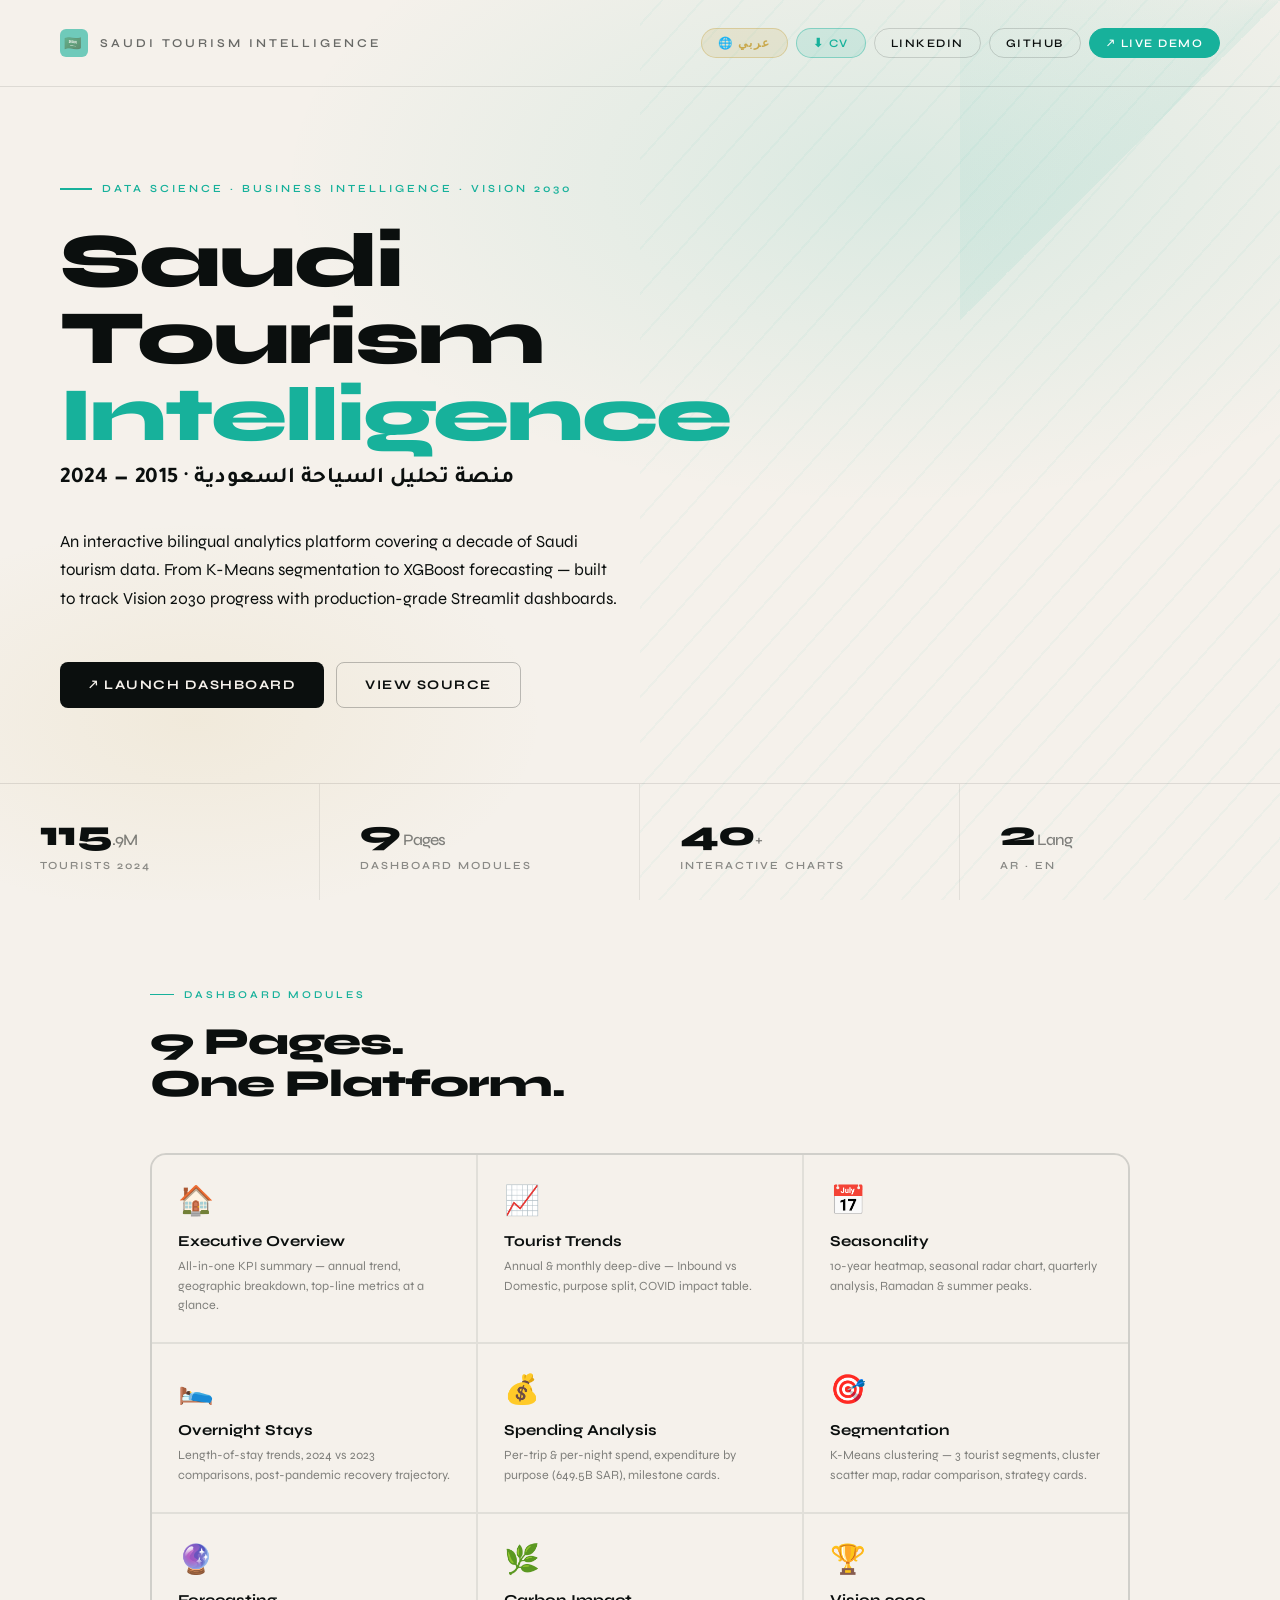
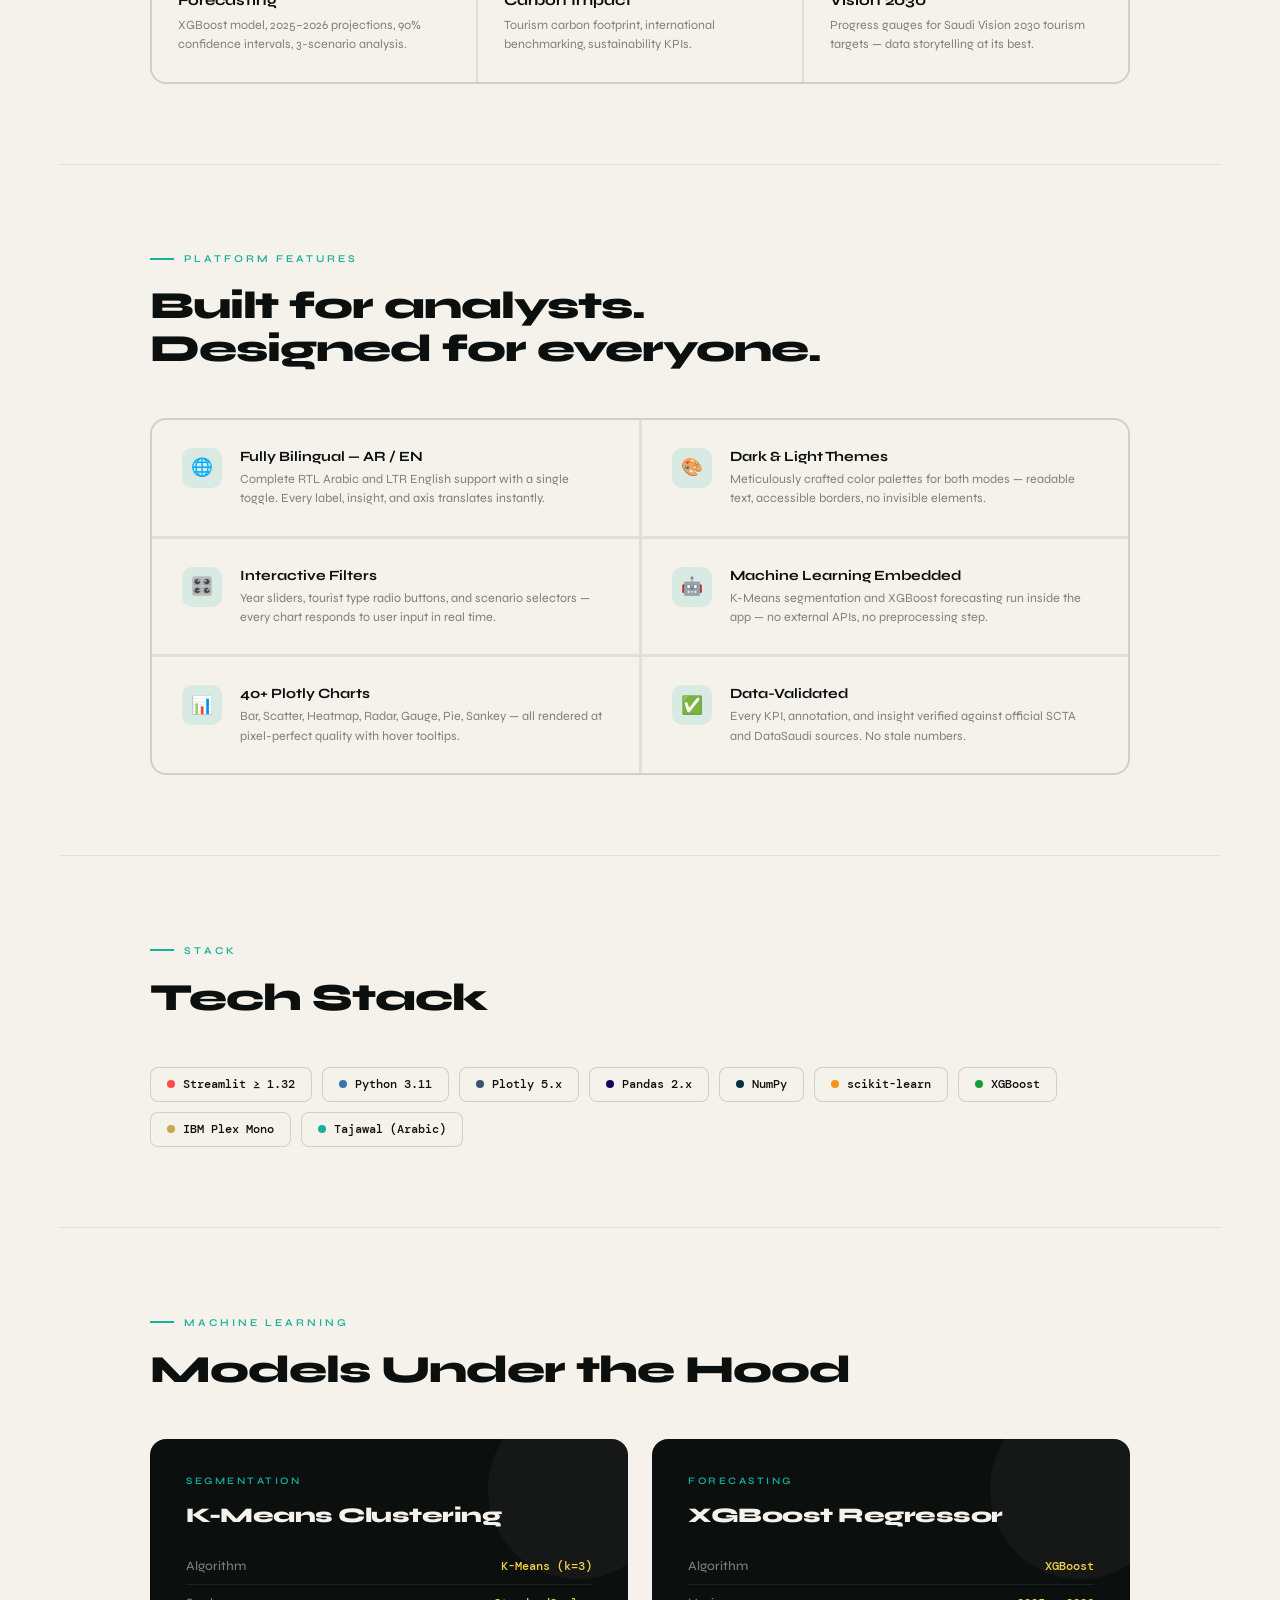
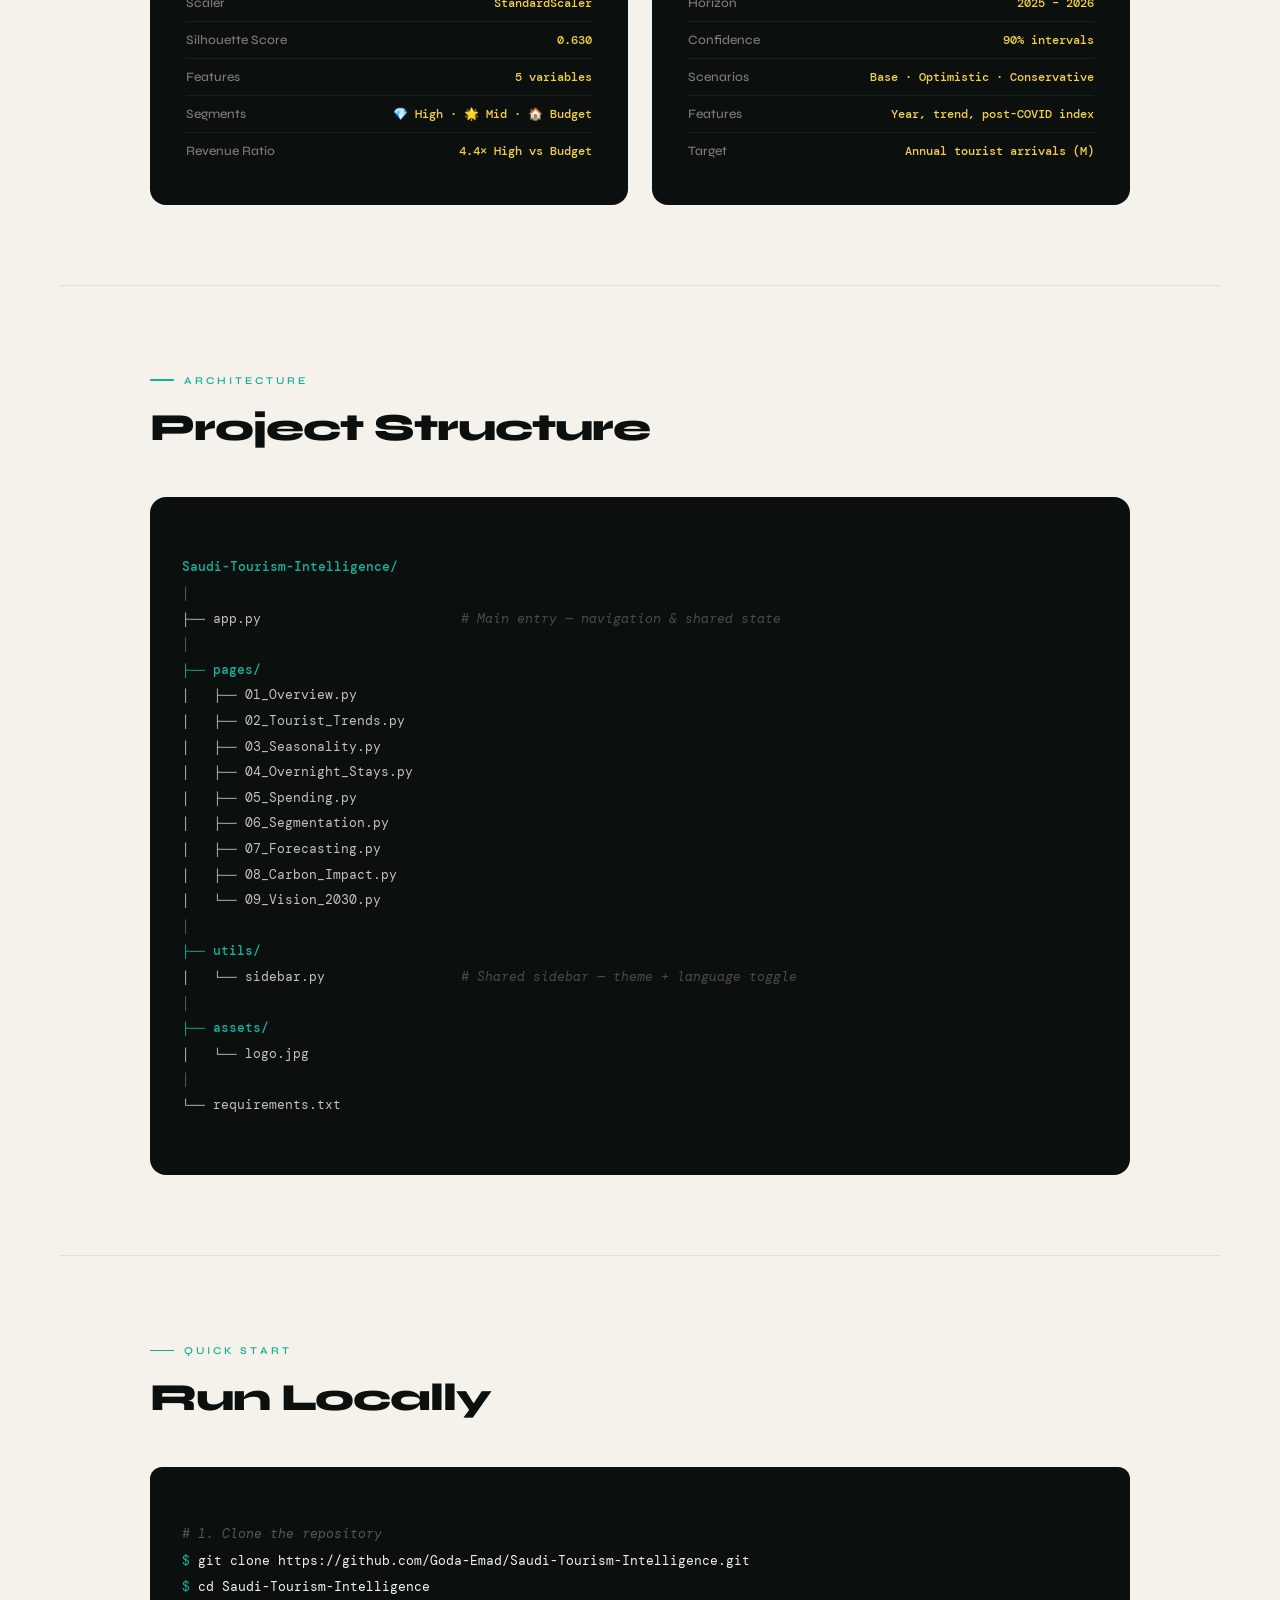
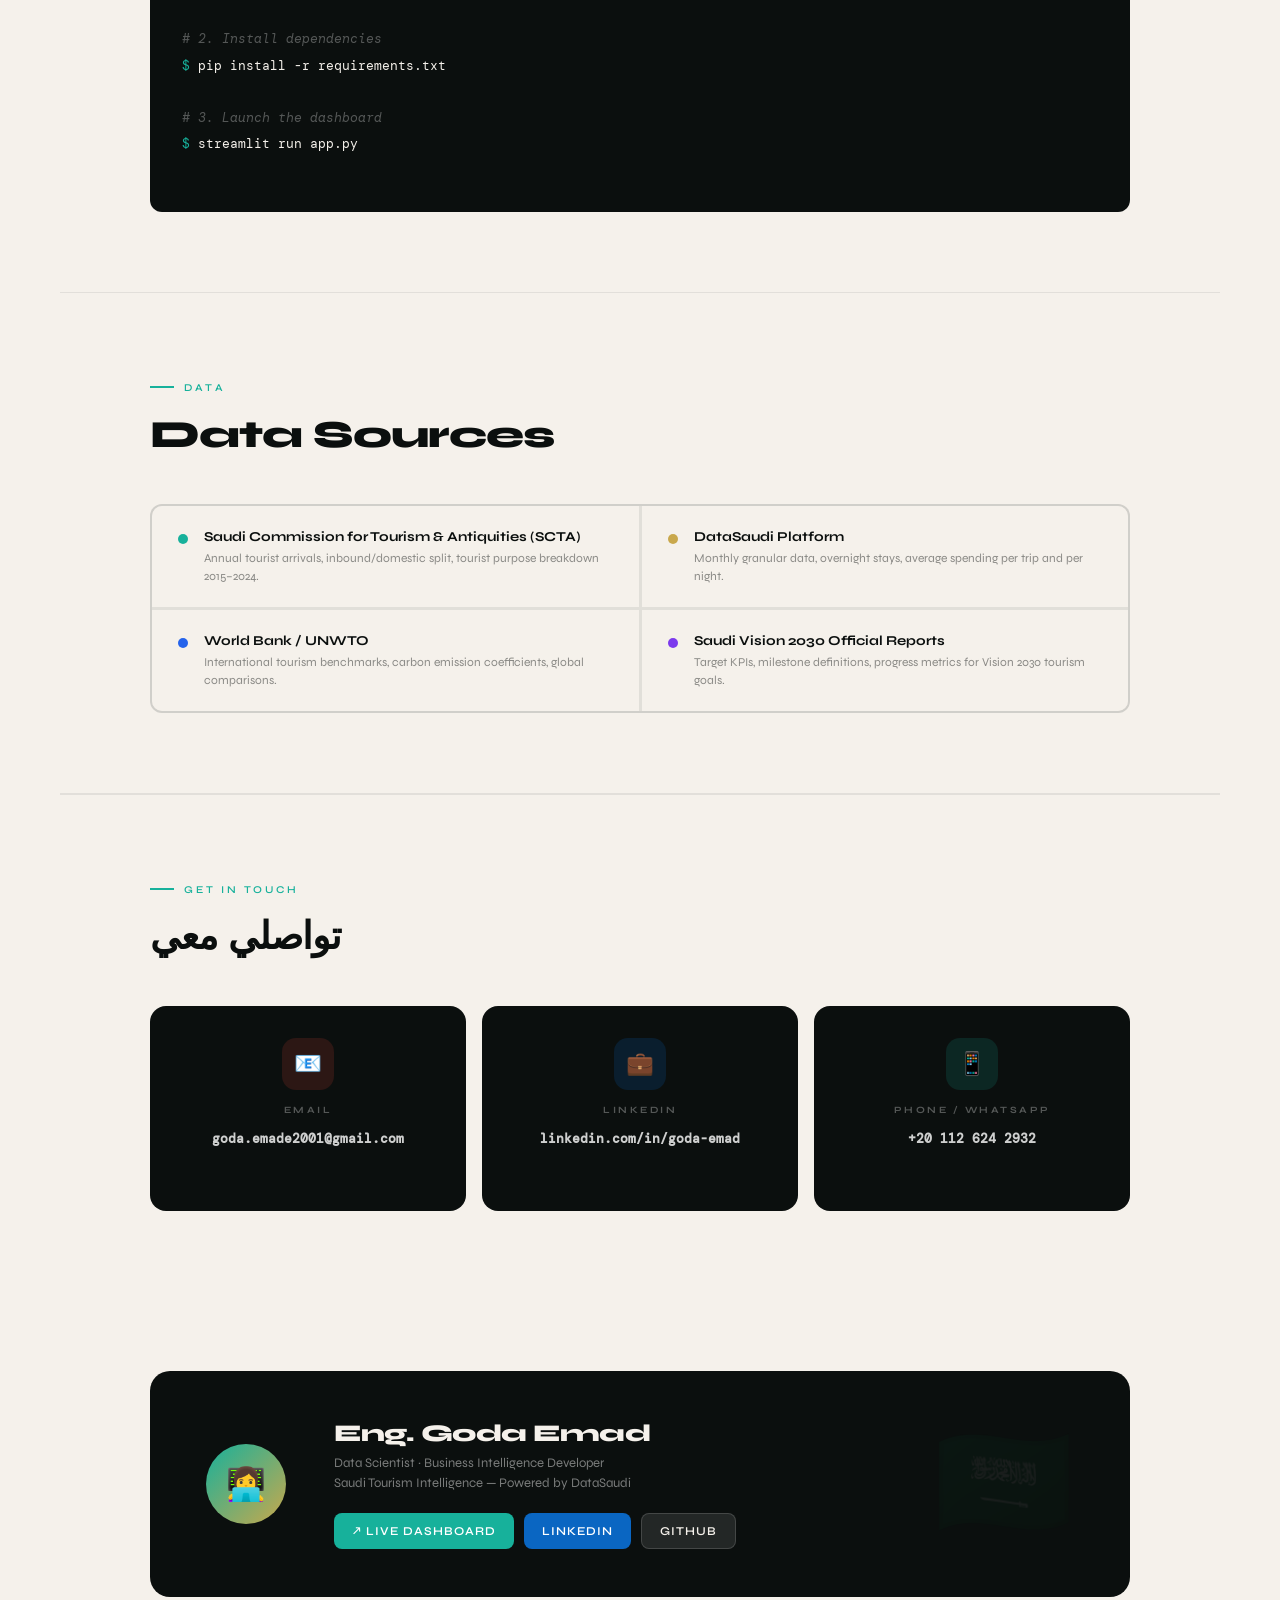
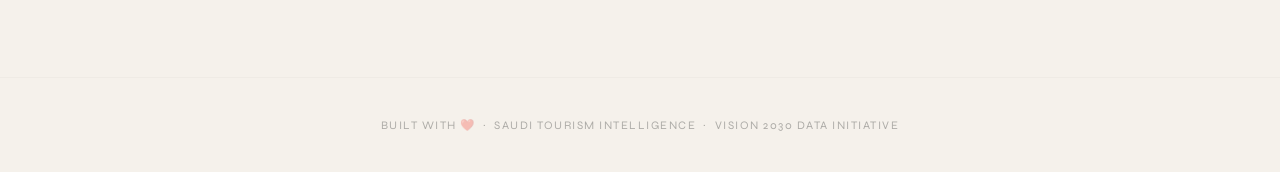
<file: index.html>
<!DOCTYPE html>
<html lang="en" dir="ltr">
<head>
<meta charset="UTF-8"/>
<meta name="viewport" content="width=device-width,initial-scale=1"/>
<title>Saudi Tourism Intelligence — README</title>
<link rel="preconnect" href="https://fonts.googleapis.com"/>
<link href="https://fonts.googleapis.com/css2?family=Syne:wght@400;500;600;700;800&family=DM+Mono:wght@400;500&family=Tajawal:wght@300;400;700;800&display=swap" rel="stylesheet"/>
<style>
*,*::before,*::after{box-sizing:border-box;margin:0;padding:0}

:root{
  --ink:#0B0F0E;
  --paper:#F5F1EB;
  --teal:#17B19B;
  --teal-dim:#0D8A79;
  --gold:#C9A84C;
  --gold-pale:#F4D044;
  --blue:#2563EB;
  --red:#DC2626;
  --green:#16A34A;
  --purple:#7C3AED;
  --sand:#E8E0D0;
  --sand2:#D9CEBC;
  --mono:'DM Mono',monospace;
  --display:'Syne',sans-serif;
  --arabic:'Tajawal',sans-serif;
}

html{scroll-behavior:smooth}

body{
  background:var(--paper);
  color:var(--ink);
  font-family:var(--display);
  overflow-x:hidden;
  cursor:default;
}

/* ── NOISE TEXTURE ── */
body::before{
  content:'';
  position:fixed;inset:0;
  background-image:url("data:image/svg+xml,%3Csvg viewBox='0 0 200 200' xmlns='http://www.w3.org/2000/svg'%3E%3Cfilter id='n'%3E%3CfeTurbulence type='fractalNoise' baseFrequency='0.9' numOctaves='4' stitchTiles='stitch'/%3E%3C/filter%3E%3Crect width='100%25' height='100%25' filter='url(%23n)' opacity='0.035'/%3E%3C/svg%3E");
  pointer-events:none;z-index:0;opacity:.6;
}

/* ── HERO ── */
.hero{
  min-height:100vh;
  display:grid;
  grid-template-rows:auto 1fr auto;
  padding:0;
  position:relative;
  overflow:hidden;
}

.hero-bg{
  position:absolute;inset:0;
  background:
    radial-gradient(ellipse 80% 60% at 70% 20%, rgba(23,177,155,.12) 0%, transparent 60%),
    radial-gradient(ellipse 50% 40% at 15% 80%, rgba(201,168,76,.10) 0%, transparent 55%),
    var(--paper);
  z-index:0;
}

/* diagonal stripe accent */
.hero-bg::after{
  content:'';
  position:absolute;
  top:-10%;right:-5%;
  width:55%;height:120%;
  background:repeating-linear-gradient(
    -48deg,
    transparent,transparent 28px,
    rgba(23,177,155,.04) 28px,rgba(23,177,155,.04) 30px
  );
}

.topbar{
  position:relative;z-index:2;
  display:flex;align-items:center;justify-content:space-between;
  padding:28px 60px;
  border-bottom:1px solid rgba(11,15,14,.1);
}

.topbar-logo{
  display:flex;align-items:center;gap:12px;
  font-size:.75rem;font-weight:600;letter-spacing:3px;text-transform:uppercase;
  color:var(--ink);opacity:.6;
}

.topbar-logo span{
  width:28px;height:28px;border-radius:6px;
  background:var(--teal);
  display:flex;align-items:center;justify-content:center;
  font-size:14px;
}

.topbar-links{
  display:flex;gap:8px;
}

.pill-link{
  display:inline-flex;align-items:center;gap:6px;
  padding:7px 16px;border-radius:999px;
  font-size:.72rem;font-weight:600;letter-spacing:1.5px;text-transform:uppercase;
  text-decoration:none;
  border:1.5px solid rgba(11,15,14,.15);
  color:var(--ink);
  transition:all .22s;
}

.pill-link:hover{
  background:var(--ink);color:var(--paper);
  border-color:var(--ink);
  transform:translateY(-1px);
}

.pill-link.accent{
  background:var(--teal);color:#fff;border-color:var(--teal);
}
.pill-link.accent:hover{
  background:var(--teal-dim);border-color:var(--teal-dim);
}

.hero-body{
  position:relative;z-index:2;
  display:flex;flex-direction:column;justify-content:center;
  padding:80px 60px 60px;
  max-width:900px;
}

.eyebrow{
  display:inline-flex;align-items:center;gap:10px;
  font-size:.68rem;font-weight:600;letter-spacing:3px;text-transform:uppercase;
  color:var(--teal);margin-bottom:28px;
  opacity:0;animation:fadeUp .7s .1s forwards;
}

.eyebrow::before{
  content:'';width:32px;height:1.5px;background:var(--teal);
}

h1{
  font-size:clamp(2.8rem,6vw,5.5rem);
  font-weight:800;line-height:1.0;
  letter-spacing:-2px;
  margin-bottom:12px;
  opacity:0;animation:fadeUp .7s .25s forwards;
}

h1 .teal{color:var(--teal)}
h1 .gold{color:var(--gold)}

.arabic-subtitle{
  font-family:var(--arabic);
  font-size:clamp(1rem,2.2vw,1.4rem);
  font-weight:700;
  color:var(--ink);opacity:.45;
  margin-bottom:36px;letter-spacing:.5px;
  opacity:0;animation:fadeUp .7s .35s forwards;
}

.hero-desc{
  font-size:1.05rem;line-height:1.7;
  color:var(--ink);opacity:.7;
  max-width:560px;
  margin-bottom:48px;
  opacity:0;animation:fadeUp .7s .45s forwards;
}

.hero-cta{
  display:flex;gap:12px;flex-wrap:wrap;
  opacity:0;animation:fadeUp .7s .55s forwards;
}

.btn{
  display:inline-flex;align-items:center;gap:8px;
  padding:14px 28px;border-radius:8px;
  font-size:.82rem;font-weight:700;letter-spacing:1.5px;text-transform:uppercase;
  text-decoration:none;transition:all .22s;
}

.btn-primary{
  background:var(--ink);color:var(--paper);
}
.btn-primary:hover{background:#1a2422;transform:translateY(-2px);box-shadow:0 8px 24px rgba(11,15,14,.2)}

.btn-outline{
  background:transparent;color:var(--ink);
  border:1.5px solid rgba(11,15,14,.25);
}
.btn-outline:hover{border-color:var(--ink);transform:translateY(-2px)}

.hero-stats{
  position:relative;z-index:2;
  display:grid;grid-template-columns:repeat(4,1fr);
  border-top:1px solid rgba(11,15,14,.1);
  opacity:0;animation:fadeUp .7s .65s forwards;
}

.hero-stat{
  padding:28px 40px;
  border-right:1px solid rgba(11,15,14,.08);
}
.hero-stat:last-child{border-right:none}

.stat-val{
  font-size:2.2rem;font-weight:800;letter-spacing:-1px;
  color:var(--ink);margin-bottom:4px;
}
.stat-val .unit{font-size:1rem;opacity:.5;font-weight:500}

.stat-lbl{
  font-size:.68rem;letter-spacing:2px;text-transform:uppercase;
  color:var(--ink);opacity:.45;font-weight:600;
}

/* ── SECTIONS ── */
section{
  max-width:1100px;margin:0 auto;
  padding:80px 60px;
  position:relative;z-index:1;
}

.section-eyebrow{
  display:inline-flex;align-items:center;gap:10px;
  font-size:.65rem;font-weight:600;letter-spacing:3px;text-transform:uppercase;
  color:var(--teal);margin-bottom:20px;
}
.section-eyebrow::before{content:'';width:24px;height:1.5px;background:var(--teal)}

.section-title{
  font-size:clamp(1.6rem,3vw,2.4rem);
  font-weight:800;letter-spacing:-1px;
  color:var(--ink);margin-bottom:48px;
  line-height:1.1;
}

/* ── DIVIDER ── */
.divider{
  width:100%;height:1px;
  background:rgba(11,15,14,.08);
  margin:0 60px;width:calc(100% - 120px);
}

/* ── PAGES GRID ── */
.pages-grid{
  display:grid;
  grid-template-columns:repeat(3,1fr);
  gap:2px;
  background:rgba(11,15,14,.08);
  border:2px solid rgba(11,15,14,.08);
  border-radius:16px;overflow:hidden;
}

.page-card{
  background:var(--paper);
  padding:28px 26px;
  transition:all .22s;
  position:relative;overflow:hidden;
}

.page-card:hover{
  background:var(--ink);
  z-index:2;
  transform:scale(1.02);
  box-shadow:0 16px 40px rgba(11,15,14,.25);
}

.page-card::before{
  content:'';
  position:absolute;bottom:0;left:0;right:0;height:3px;
  background:var(--teal);
  transform:scaleX(0);transform-origin:left;
  transition:transform .3s;
}
.page-card:hover::before{transform:scaleX(1)}

.page-emoji{
  font-size:1.8rem;margin-bottom:14px;display:block;
}

.page-name{
  font-size:.95rem;font-weight:700;
  color:var(--ink);margin-bottom:6px;
  transition:color .2s;
}
.page-card:hover .page-name{color:var(--paper)}

.page-desc{
  font-size:.78rem;line-height:1.55;
  color:var(--ink);opacity:.5;
  transition:color .2s,opacity .2s;
}
.page-card:hover .page-desc{color:var(--paper);opacity:.7}

/* ── FEATURES ── */
.features-grid{
  display:grid;grid-template-columns:1fr 1fr;gap:3px;
  background:rgba(11,15,14,.08);border-radius:16px;overflow:hidden;
  border:2px solid rgba(11,15,14,.08);
}

.feature-item{
  background:var(--paper);padding:28px 30px;
  display:flex;gap:18px;align-items:flex-start;
}

.feature-icon{
  width:40px;height:40px;border-radius:10px;
  display:flex;align-items:center;justify-content:center;
  font-size:1.1rem;flex-shrink:0;
  background:rgba(23,177,155,.12);
}

.feature-text h4{
  font-size:.88rem;font-weight:700;color:var(--ink);margin-bottom:4px;
}

.feature-text p{
  font-size:.78rem;line-height:1.55;color:var(--ink);opacity:.5;
}

/* ── TECH STACK ── */
.tech-row{
  display:flex;flex-wrap:wrap;gap:10px;
}

.tech-badge{
  display:inline-flex;align-items:center;gap:8px;
  padding:9px 16px;
  border:1.5px solid rgba(11,15,14,.15);
  border-radius:8px;
  font-family:var(--mono);
  font-size:.72rem;font-weight:500;
  color:var(--ink);
  background:var(--paper);
  transition:all .2s;
}

.tech-badge:hover{
  background:var(--ink);color:var(--paper);
  border-color:var(--ink);transform:translateY(-2px);
}

.tech-badge .dot{
  width:8px;height:8px;border-radius:50%;flex-shrink:0;
}

/* ── ML SECTION ── */
.ml-grid{
  display:grid;grid-template-columns:1fr 1fr;gap:24px;
}

.ml-card{
  background:var(--ink);color:var(--paper);
  border-radius:16px;padding:36px;
  position:relative;overflow:hidden;
}

.ml-card::before{
  content:'';
  position:absolute;top:-40px;right:-40px;
  width:180px;height:180px;border-radius:50%;
  background:rgba(255,255,255,.04);
}

.ml-card-tag{
  font-size:.62rem;font-weight:600;letter-spacing:2.5px;text-transform:uppercase;
  color:var(--teal);margin-bottom:16px;
}

.ml-card h3{
  font-size:1.3rem;font-weight:800;letter-spacing:-.5px;
  margin-bottom:20px;color:var(--paper);
}

.ml-detail{
  display:flex;justify-content:space-between;align-items:center;
  padding:10px 0;
  border-bottom:1px solid rgba(255,255,255,.07);
  font-size:.8rem;
}
.ml-detail:last-child{border-bottom:none}

.ml-detail .key{color:rgba(255,255,255,.45);font-weight:500}
.ml-detail .val{
  font-family:var(--mono);font-size:.75rem;
  color:var(--gold-pale);font-weight:500;
}

/* ── STRUCTURE ── */
.file-tree{
  background:var(--ink);
  border-radius:16px;
  padding:32px;
  font-family:var(--mono);
  font-size:.8rem;
  line-height:2;
  overflow-x:auto;
  white-space:pre;
  display:block;
}

.ft-line{color:rgba(255,255,255,.35)}
.ft-dir{color:var(--teal);font-weight:500}
.ft-file{color:rgba(255,255,255,.75)}
.ft-comment{color:rgba(255,255,255,.25);font-style:italic}

/* ── INSTALL ── */
.code-block{
  background:var(--ink);border-radius:12px;
  padding:28px 32px;
  font-family:var(--mono);font-size:.82rem;line-height:2;
  position:relative;overflow:hidden;
  white-space:pre;
  display:block;
  overflow-x:auto;
}

.code-block .prompt{color:var(--teal)}
.code-block .cmd{color:var(--paper)}
.code-block .comment{color:rgba(255,255,255,.3);font-style:italic}

/* ── DATA SOURCES ── */
.sources-grid{
  display:grid;grid-template-columns:repeat(2,1fr);gap:3px;
  background:rgba(11,15,14,.08);border-radius:12px;overflow:hidden;
  border:2px solid rgba(11,15,14,.08);
}

.source-item{
  background:var(--paper);padding:22px 26px;
  display:flex;align-items:flex-start;gap:16px;
}

.source-dot{
  width:10px;height:10px;border-radius:50%;
  background:var(--teal);flex-shrink:0;margin-top:6px;
}

.source-item h4{font-size:.85rem;font-weight:700;color:var(--ink);margin-bottom:4px}
.source-item p{font-size:.75rem;color:var(--ink);opacity:.45;line-height:1.5}

/* ── AUTHOR ── */
.author-block{
  display:flex;align-items:center;gap:48px;
  background:var(--ink);border-radius:20px;
  padding:48px 56px;
  position:relative;overflow:hidden;
}

.author-block::before{
  content:'🇸🇦';
  position:absolute;right:56px;top:50%;transform:translateY(-50%);
  font-size:7rem;opacity:.06;line-height:1;
}

.author-avatar{
  width:80px;height:80px;border-radius:50%;
  background:linear-gradient(135deg,var(--teal),var(--gold));
  display:flex;align-items:center;justify-content:center;
  font-size:2rem;flex-shrink:0;
}

.author-info h3{
  font-size:1.5rem;font-weight:800;letter-spacing:-.5px;
  color:var(--paper);margin-bottom:6px;
}

.author-info p{
  font-size:.82rem;color:rgba(255,255,255,.45);margin-bottom:20px;line-height:1.5;
}

.author-links{display:flex;gap:10px;flex-wrap:wrap}

.author-link{
  display:inline-flex;align-items:center;gap:8px;
  padding:10px 18px;border-radius:8px;
  font-size:.75rem;font-weight:600;letter-spacing:1px;text-transform:uppercase;
  text-decoration:none;transition:all .2s;
}

.al-linkedin{background:#0A66C2;color:#fff}
.al-linkedin:hover{background:#0856a8;transform:translateY(-2px)}

.al-github{background:rgba(255,255,255,.1);color:var(--paper);border:1px solid rgba(255,255,255,.15)}
.al-github:hover{background:rgba(255,255,255,.18);transform:translateY(-2px)}

.al-demo{background:var(--teal);color:#fff}
.al-demo:hover{background:var(--teal-dim);transform:translateY(-2px)}

/* ── FOOTER ── */
footer{
  text-align:center;padding:40px 60px;
  border-top:1px solid rgba(11,15,14,.08);
  font-size:.72rem;letter-spacing:1.5px;text-transform:uppercase;
  color:var(--ink);opacity:.3;
}

/* ── ANIMATIONS ── */
@keyframes fadeUp{
  from{opacity:0;transform:translateY(24px)}
  to{opacity:1;transform:translateY(0)}
}

.reveal{
  opacity:0;transform:translateY(20px);
  transition:opacity .6s,transform .6s;
}
.reveal.visible{opacity:1;transform:translateY(0)}

/* stagger children */
.stagger > *:nth-child(1){transition-delay:.0s}
.stagger > *:nth-child(2){transition-delay:.08s}
.stagger > *:nth-child(3){transition-delay:.16s}
.stagger > *:nth-child(4){transition-delay:.24s}
.stagger > *:nth-child(5){transition-delay:.32s}
.stagger > *:nth-child(6){transition-delay:.40s}
.stagger > *:nth-child(7){transition-delay:.48s}
.stagger > *:nth-child(8){transition-delay:.56s}
.stagger > *:nth-child(9){transition-delay:.64s}

/* ── TRANSLATE BUTTON ── */
.lang-toggle{
  display:inline-flex;align-items:center;gap:7px;
  padding:7px 16px;border-radius:999px;
  font-size:.72rem;font-weight:700;letter-spacing:1.5px;text-transform:uppercase;
  background:rgba(201,168,76,.15);
  border:1.5px solid rgba(201,168,76,.4);
  color:var(--gold);cursor:pointer;
  transition:all .22s;font-family:var(--display);
}
.lang-toggle:hover{background:var(--gold);color:#fff;border-color:var(--gold)}

/* ── CV BUTTON ── */
.pill-link.cv{
  background:rgba(23,177,155,.12);
  border-color:rgba(23,177,155,.4);
  color:var(--teal);
}
.pill-link.cv:hover{background:var(--teal);color:#fff;border-color:var(--teal)}

/* ── CONTACT SECTION ── */
.contact-grid{
  display:grid;grid-template-columns:repeat(3,1fr);gap:16px;
}
.contact-card{
  background:var(--ink);border-radius:16px;padding:32px 28px;
  display:flex;flex-direction:column;align-items:center;
  gap:14px;text-align:center;text-decoration:none;
  transition:all .25s;position:relative;overflow:hidden;
}
.contact-card::before{
  content:'';position:absolute;inset:0;
  background:linear-gradient(135deg,rgba(23,177,155,.08),transparent);
  opacity:0;transition:opacity .25s;
}
.contact-card:hover{transform:translateY(-4px);box-shadow:0 16px 40px rgba(11,15,14,.3)}
.contact-card:hover::before{opacity:1}
.contact-icon{
  width:52px;height:52px;border-radius:14px;
  display:flex;align-items:center;justify-content:center;font-size:1.4rem;
}
.contact-label{font-size:.6rem;font-weight:700;letter-spacing:2.5px;text-transform:uppercase;color:rgba(255,255,255,.3)}
.contact-val{font-size:.82rem;font-weight:600;color:rgba(255,255,255,.8);font-family:var(--mono);word-break:break-all}
.contact-arrow{font-size:.75rem;color:var(--teal);font-weight:700;margin-top:4px;opacity:0;transform:translateX(-4px);transition:all .2s}
.contact-card:hover .contact-arrow{opacity:1;transform:translateX(0)}

@media(max-width:768px){.contact-grid{grid-template-columns:1fr}}

/* ── CORNER ACCENT ── */
.corner-accent{
  position:absolute;top:0;right:0;
  width:320px;height:320px;
  opacity:.07;pointer-events:none;
  background:
    conic-gradient(from 225deg at 100% 0%,var(--teal) 0deg,transparent 90deg);
}

@media(max-width:768px){
  .topbar{padding:20px 24px}
  .hero-body{padding:48px 24px 40px}
  section{padding:60px 24px}
  .hero-stats{grid-template-columns:repeat(2,1fr)}
  .pages-grid{grid-template-columns:1fr}
  .features-grid{grid-template-columns:1fr}
  .ml-grid{grid-template-columns:1fr}
  .sources-grid{grid-template-columns:1fr}
  .author-block{flex-direction:column;padding:36px 28px;text-align:center}
  .author-links{justify-content:center}
  .hero-stat{padding:20px 24px}
}
</style>
</head>
<body>

<!-- ══ HERO ══════════════════════════════════════════════════════ -->
<div class="hero">
  <div class="hero-bg"></div>
  <div class="corner-accent"></div>

  <!-- topbar -->
  <nav class="topbar">
    <div class="topbar-logo">
      <span>🇸🇦</span>
      Saudi Tourism Intelligence
    </div>
    <div class="topbar-links">
      <button class="lang-toggle" onclick="toggleLang()" id="langBtn">🌐 عربي</button>
      <a class="pill-link cv" href="GODA-EMAD-ELSAYED-EL-TAWEIL-CV.pdf" download>⬇ CV</a>
      <a class="pill-link" href="https://www.linkedin.com/in/goda-emad/" target="_blank">LinkedIn</a>
      <a class="pill-link" href="https://github.com/Goda-Emad/Saudi-Tourism-Intelligence/tree/main" target="_blank">GitHub</a>
      <a class="pill-link accent" href="https://saudi-tourism-intelligence-zyayphbqpoqx623bg5neme.streamlit.app/" target="_blank">↗ Live Demo</a>
    </div>
  </nav>

  <!-- hero body -->
  <div class="hero-body">
    <div class="eyebrow">Data Science · Business Intelligence · Vision 2030</div>
    <h1>Saudi Tourism<br/><span class="teal">Intelligence</span></h1>
    <div class="arabic-subtitle">منصة تحليل السياحة السعودية · 2015 — 2024</div>
    <p class="hero-desc">
      An interactive bilingual analytics platform covering a decade of Saudi tourism data.
      From K-Means segmentation to XGBoost forecasting — built to track Vision 2030 progress
      with production-grade Streamlit dashboards.
    </p>
    <div class="hero-cta">
      <a class="btn btn-primary" href="https://saudi-tourism-intelligence-zyayphbqpoqx623bg5neme.streamlit.app/" target="_blank">↗ Launch Dashboard</a>
      <a class="btn btn-outline" href="https://github.com/Goda-Emad/Saudi-Tourism-Intelligence/tree/main" target="_blank">View Source</a>
    </div>
  </div>

  <!-- stats -->
  <div class="hero-stats">
    <div class="hero-stat">
      <div class="stat-val">115<span class="unit">.9M</span></div>
      <div class="stat-lbl">Tourists 2024</div>
    </div>
    <div class="hero-stat">
      <div class="stat-val">9<span class="unit"> Pages</span></div>
      <div class="stat-lbl">Dashboard Modules</div>
    </div>
    <div class="hero-stat">
      <div class="stat-val">40<span class="unit">+</span></div>
      <div class="stat-lbl">Interactive Charts</div>
    </div>
    <div class="hero-stat">
      <div class="stat-val">2<span class="unit"> Lang</span></div>
      <div class="stat-lbl">AR · EN</div>
    </div>
  </div>
</div>

<!-- ══ PAGES ═════════════════════════════════════════════════════ -->
<section>
  <div class="section-eyebrow reveal">Dashboard Modules</div>
  <h2 class="section-title reveal">9 Pages.<br/>One Platform.</h2>

  <div class="pages-grid stagger reveal">
    <div class="page-card">
      <span class="page-emoji">🏠</span>
      <div class="page-name">Executive Overview</div>
      <div class="page-desc">All-in-one KPI summary — annual trend, geographic breakdown, top-line metrics at a glance.</div>
    </div>
    <div class="page-card">
      <span class="page-emoji">📈</span>
      <div class="page-name">Tourist Trends</div>
      <div class="page-desc">Annual & monthly deep-dive — Inbound vs Domestic, purpose split, COVID impact table.</div>
    </div>
    <div class="page-card">
      <span class="page-emoji">📅</span>
      <div class="page-name">Seasonality</div>
      <div class="page-desc">10-year heatmap, seasonal radar chart, quarterly analysis, Ramadan & summer peaks.</div>
    </div>
    <div class="page-card">
      <span class="page-emoji">🛌</span>
      <div class="page-name">Overnight Stays</div>
      <div class="page-desc">Length-of-stay trends, 2024 vs 2023 comparisons, post-pandemic recovery trajectory.</div>
    </div>
    <div class="page-card">
      <span class="page-emoji">💰</span>
      <div class="page-name">Spending Analysis</div>
      <div class="page-desc">Per-trip & per-night spend, expenditure by purpose (649.5B SAR), milestone cards.</div>
    </div>
    <div class="page-card">
      <span class="page-emoji">🎯</span>
      <div class="page-name">Segmentation</div>
      <div class="page-desc">K-Means clustering — 3 tourist segments, cluster scatter map, radar comparison, strategy cards.</div>
    </div>
    <div class="page-card">
      <span class="page-emoji">🔮</span>
      <div class="page-name">Forecasting</div>
      <div class="page-desc">XGBoost model, 2025–2026 projections, 90% confidence intervals, 3-scenario analysis.</div>
    </div>
    <div class="page-card">
      <span class="page-emoji">🌿</span>
      <div class="page-name">Carbon Impact</div>
      <div class="page-desc">Tourism carbon footprint, international benchmarking, sustainability KPIs.</div>
    </div>
    <div class="page-card">
      <span class="page-emoji">🏆</span>
      <div class="page-name">Vision 2030</div>
      <div class="page-desc">Progress gauges for Saudi Vision 2030 tourism targets — data storytelling at its best.</div>
    </div>
  </div>
</section>

<div class="divider"></div>

<!-- ══ FEATURES ══════════════════════════════════════════════════ -->
<section>
  <div class="section-eyebrow reveal">Platform Features</div>
  <h2 class="section-title reveal">Built for analysts.<br/>Designed for everyone.</h2>

  <div class="features-grid stagger reveal">
    <div class="feature-item">
      <div class="feature-icon">🌐</div>
      <div class="feature-text">
        <h4>Fully Bilingual — AR / EN</h4>
        <p>Complete RTL Arabic and LTR English support with a single toggle. Every label, insight, and axis translates instantly.</p>
      </div>
    </div>
    <div class="feature-item">
      <div class="feature-icon">🎨</div>
      <div class="feature-text">
        <h4>Dark & Light Themes</h4>
        <p>Meticulously crafted color palettes for both modes — readable text, accessible borders, no invisible elements.</p>
      </div>
    </div>
    <div class="feature-item">
      <div class="feature-icon">🎛️</div>
      <div class="feature-text">
        <h4>Interactive Filters</h4>
        <p>Year sliders, tourist type radio buttons, and scenario selectors — every chart responds to user input in real time.</p>
      </div>
    </div>
    <div class="feature-item">
      <div class="feature-icon">🤖</div>
      <div class="feature-text">
        <h4>Machine Learning Embedded</h4>
        <p>K-Means segmentation and XGBoost forecasting run inside the app — no external APIs, no preprocessing step.</p>
      </div>
    </div>
    <div class="feature-item">
      <div class="feature-icon">📊</div>
      <div class="feature-text">
        <h4>40+ Plotly Charts</h4>
        <p>Bar, Scatter, Heatmap, Radar, Gauge, Pie, Sankey — all rendered at pixel-perfect quality with hover tooltips.</p>
      </div>
    </div>
    <div class="feature-item">
      <div class="feature-icon">✅</div>
      <div class="feature-text">
        <h4>Data-Validated</h4>
        <p>Every KPI, annotation, and insight verified against official SCTA and DataSaudi sources. No stale numbers.</p>
      </div>
    </div>
  </div>
</section>

<div class="divider"></div>

<!-- ══ TECH STACK ═════════════════════════════════════════════════ -->
<section>
  <div class="section-eyebrow reveal">Stack</div>
  <h2 class="section-title reveal">Tech Stack</h2>

  <div class="tech-row reveal stagger">
    <div class="tech-badge"><span class="dot" style="background:#FF4B4B"></span>Streamlit ≥ 1.32</div>
    <div class="tech-badge"><span class="dot" style="background:#3776AB"></span>Python 3.11</div>
    <div class="tech-badge"><span class="dot" style="background:#3F4F75"></span>Plotly 5.x</div>
    <div class="tech-badge"><span class="dot" style="background:#150458"></span>Pandas 2.x</div>
    <div class="tech-badge"><span class="dot" style="background:#013243"></span>NumPy</div>
    <div class="tech-badge"><span class="dot" style="background:#F7931E"></span>scikit-learn</div>
    <div class="tech-badge"><span class="dot" style="background:#189C3E"></span>XGBoost</div>
    <div class="tech-badge"><span class="dot" style="background:#C9A84C"></span>IBM Plex Mono</div>
    <div class="tech-badge"><span class="dot" style="background:#17B19B"></span>Tajawal (Arabic)</div>
  </div>
</section>

<div class="divider"></div>

<!-- ══ ML ════════════════════════════════════════════════════════ -->
<section>
  <div class="section-eyebrow reveal">Machine Learning</div>
  <h2 class="section-title reveal">Models Under the Hood</h2>

  <div class="ml-grid reveal">
    <div class="ml-card">
      <div class="ml-card-tag">Segmentation</div>
      <h3>K-Means Clustering</h3>
      <div class="ml-detail"><span class="key">Algorithm</span><span class="val">K-Means (k=3)</span></div>
      <div class="ml-detail"><span class="key">Scaler</span><span class="val">StandardScaler</span></div>
      <div class="ml-detail"><span class="key">Silhouette Score</span><span class="val">0.630</span></div>
      <div class="ml-detail"><span class="key">Features</span><span class="val">5 variables</span></div>
      <div class="ml-detail"><span class="key">Segments</span><span class="val">💎 High · 🌟 Mid · 🏠 Budget</span></div>
      <div class="ml-detail"><span class="key">Revenue Ratio</span><span class="val">4.4× High vs Budget</span></div>
    </div>
    <div class="ml-card">
      <div class="ml-card-tag">Forecasting</div>
      <h3>XGBoost Regressor</h3>
      <div class="ml-detail"><span class="key">Algorithm</span><span class="val">XGBoost</span></div>
      <div class="ml-detail"><span class="key">Horizon</span><span class="val">2025 – 2026</span></div>
      <div class="ml-detail"><span class="key">Confidence</span><span class="val">90% intervals</span></div>
      <div class="ml-detail"><span class="key">Scenarios</span><span class="val">Base · Optimistic · Conservative</span></div>
      <div class="ml-detail"><span class="key">Features</span><span class="val">Year, trend, post-COVID index</span></div>
      <div class="ml-detail"><span class="key">Target</span><span class="val">Annual tourist arrivals (M)</span></div>
    </div>
  </div>
</section>

<div class="divider"></div>

<!-- ══ FILE STRUCTURE ════════════════════════════════════════════ -->
<section>
  <div class="section-eyebrow reveal">Architecture</div>
  <h2 class="section-title reveal">Project Structure</h2>

  <div class="file-tree reveal">
<span class="ft-dir">Saudi-Tourism-Intelligence/</span>
<span class="ft-line">│</span>
<span class="ft-file">├── app.py                       </span><span class="ft-comment">  # Main entry — navigation & shared state</span>
<span class="ft-line">│</span>
<span class="ft-dir">├── pages/</span>
<span class="ft-file">│   ├── 01_Overview.py</span>
<span class="ft-file">│   ├── 02_Tourist_Trends.py</span>
<span class="ft-file">│   ├── 03_Seasonality.py</span>
<span class="ft-file">│   ├── 04_Overnight_Stays.py</span>
<span class="ft-file">│   ├── 05_Spending.py</span>
<span class="ft-file">│   ├── 06_Segmentation.py</span>
<span class="ft-file">│   ├── 07_Forecasting.py</span>
<span class="ft-file">│   ├── 08_Carbon_Impact.py</span>
<span class="ft-file">│   └── 09_Vision_2030.py</span>
<span class="ft-line">│</span>
<span class="ft-dir">├── utils/</span>
<span class="ft-file">│   └── sidebar.py               </span><span class="ft-comment">  # Shared sidebar — theme + language toggle</span>
<span class="ft-line">│</span>
<span class="ft-dir">├── assets/</span>
<span class="ft-file">│   └── logo.jpg</span>
<span class="ft-line">│</span>
<span class="ft-file">└── requirements.txt</span>
  </div>
</section>

<div class="divider"></div>

<!-- ══ INSTALL ═══════════════════════════════════════════════════ -->
<section>
  <div class="section-eyebrow reveal">Quick Start</div>
  <h2 class="section-title reveal">Run Locally</h2>

  <div class="code-block reveal">
<span class="comment"># 1. Clone the repository</span>
<span class="prompt">$ </span><span class="cmd">git clone https://github.com/Goda-Emad/Saudi-Tourism-Intelligence.git</span>
<span class="prompt">$ </span><span class="cmd">cd Saudi-Tourism-Intelligence</span>

<span class="comment"># 2. Install dependencies</span>
<span class="prompt">$ </span><span class="cmd">pip install -r requirements.txt</span>

<span class="comment"># 3. Launch the dashboard</span>
<span class="prompt">$ </span><span class="cmd">streamlit run app.py</span>
  </div>
</section>

<div class="divider"></div>

<!-- ══ DATA SOURCES ══════════════════════════════════════════════ -->
<section>
  <div class="section-eyebrow reveal">Data</div>
  <h2 class="section-title reveal">Data Sources</h2>

  <div class="sources-grid stagger reveal">
    <div class="source-item">
      <div class="source-dot"></div>
      <div>
        <h4>Saudi Commission for Tourism & Antiquities (SCTA)</h4>
        <p>Annual tourist arrivals, inbound/domestic split, tourist purpose breakdown 2015–2024.</p>
      </div>
    </div>
    <div class="source-item">
      <div class="source-dot" style="background:var(--gold)"></div>
      <div>
        <h4>DataSaudi Platform</h4>
        <p>Monthly granular data, overnight stays, average spending per trip and per night.</p>
      </div>
    </div>
    <div class="source-item">
      <div class="source-dot" style="background:var(--blue)"></div>
      <div>
        <h4>World Bank / UNWTO</h4>
        <p>International tourism benchmarks, carbon emission coefficients, global comparisons.</p>
      </div>
    </div>
    <div class="source-item">
      <div class="source-dot" style="background:var(--purple)"></div>
      <div>
        <h4>Saudi Vision 2030 Official Reports</h4>
        <p>Target KPIs, milestone definitions, progress metrics for Vision 2030 tourism goals.</p>
      </div>
    </div>
  </div>
</section>

<div class="divider"></div>

<div class="divider"></div>

<!-- ══ CONTACT ═══════════════════════════════════════════════════ -->
<section>
  <div class="section-eyebrow reveal">Get In Touch</div>
  <h2 class="section-title reveal">تواصلي معي</h2>

  <div class="contact-grid reveal stagger">
    <a class="contact-card" href="mailto:goda.emade2001@gmail.com">
      <div class="contact-icon" style="background:rgba(234,67,53,.15);">📧</div>
      <div class="contact-label">Email</div>
      <div class="contact-val">goda.emade2001@gmail.com</div>
      <div class="contact-arrow">Send email →</div>
    </a>
    <a class="contact-card" href="https://www.linkedin.com/in/goda-emad/" target="_blank">
      <div class="contact-icon" style="background:rgba(10,102,194,.18);">💼</div>
      <div class="contact-label">LinkedIn</div>
      <div class="contact-val">linkedin.com/in/goda-emad</div>
      <div class="contact-arrow">Connect →</div>
    </a>
    <a class="contact-card" href="tel:+201126242932">
      <div class="contact-icon" style="background:rgba(23,177,155,.15);">📱</div>
      <div class="contact-label">Phone / WhatsApp</div>
      <div class="contact-val">+20 112 624 2932</div>
      <div class="contact-arrow">Call →</div>
    </a>
  </div>
</section>

<!-- ══ AUTHOR ════════════════════════════════════════════════════ -->
<section>
  <div class="author-block reveal">
    <div class="author-avatar">👩‍💻</div>
    <div class="author-info">
      <h3>Eng. Goda Emad</h3>
      <p>Data Scientist · Business Intelligence Developer<br/>
      Saudi Tourism Intelligence — Powered by DataSaudi</p>
      <div class="author-links">
        <a class="author-link al-demo" href="https://saudi-tourism-intelligence-zyayphbqpoqx623bg5neme.streamlit.app/" target="_blank">↗ Live Dashboard</a>
        <a class="author-link al-linkedin" href="https://www.linkedin.com/in/goda-emad/" target="_blank">LinkedIn</a>
        <a class="author-link al-github" href="https://github.com/Goda-Emad/Saudi-Tourism-Intelligence/tree/main" target="_blank">GitHub</a>
      </div>
    </div>
  </div>
</section>

<!-- ══ FOOTER ════════════════════════════════════════════════════ -->
<footer>
  Built with ❤️ &nbsp;·&nbsp; Saudi Tourism Intelligence &nbsp;·&nbsp; Vision 2030 Data Initiative
</footer>

<script>
// ── LANGUAGE TOGGLE ──────────────────────────────────────────────
const translations = {
  en: {
    langBtn:      '🌐 عربي',
    eyebrow:      'Data Science · Business Intelligence · Vision 2030',
    h1:           'Saudi Tourism<br/><span class="teal">Intelligence</span>',
    subtitle:     'منصة تحليل السياحة السعودية · 2015 — 2024',
    desc:         'An interactive bilingual analytics platform covering a decade of Saudi tourism data. From K-Means segmentation to XGBoost forecasting — built to track Vision 2030 progress with production-grade Streamlit dashboards.',
    btnPrimary:   '↗ Launch Dashboard',
    btnOutline:   'View Source',
    stat0lbl:     'Tourists 2024',
    stat1lbl:     'Dashboard Modules',
    stat2lbl:     'Interactive Charts',
    stat3lbl:     'AR · EN',
    secEyebrow1:  'Dashboard Modules',
    secTitle1:    '9 Pages.<br/>One Platform.',
    secEyebrow2:  'Platform Features',
    secTitle2:    'Built for analysts.<br/>Designed for everyone.',
    secEyebrow3:  'Stack',
    secTitle3:    'Tech Stack',
    secEyebrow4:  'Machine Learning',
    secTitle4:    'Models Under the Hood',
    secEyebrow5:  'Architecture',
    secTitle5:    'Project Structure',
    secEyebrow6:  'Quick Start',
    secTitle6:    'Run Locally',
    secEyebrow7:  'Data',
    secTitle7:    'Data Sources',
    secEyebrow8:  'Get In Touch',
    secTitle8:    'Contact me',
    contactTitle: 'Contact me',
    dir:          'ltr',
  },
  ar: {
    langBtn:      '🌐 English',
    eyebrow:      'علوم البيانات · ذكاء الأعمال · رؤية 2030',
    h1:           'السياحة السعودية<br/><span class="teal">الذكية</span>',
    subtitle:     'Saudi Tourism Intelligence · 2015 — 2024',
    desc:         'منصة تحليلية تفاعلية ثنائية اللغة تغطي عشر سنوات من بيانات السياحة السعودية. من K-Means Segmentation إلى XGBoost Forecasting — مبنية لقياس التقدم نحو رؤية 2030.',
    btnPrimary:   '↗ تشغيل اللوحة',
    btnOutline:   'عرض الكود',
    stat0lbl:     'سائح في 2024',
    stat1lbl:     'صفحات اللوحة',
    stat2lbl:     'مخطط تفاعلي',
    stat3lbl:     'عربي · إنجليزي',
    secEyebrow1:  'وحدات اللوحة',
    secTitle1:    '9 صفحات.<br/>منصة واحدة.',
    secEyebrow2:  'مميزات المنصة',
    secTitle2:    'مصممة للمحللين.<br/>سهلة للجميع.',
    secEyebrow3:  'التقنيات',
    secTitle3:    'التقنيات المستخدمة',
    secEyebrow4:  'تعلم الآلة',
    secTitle4:    'النماذج المستخدمة',
    secEyebrow5:  'البنية',
    secTitle5:    'هيكل المشروع',
    secEyebrow6:  'البداية السريعة',
    secTitle6:    'تشغيل محلياً',
    secEyebrow7:  'البيانات',
    secTitle7:    'مصادر البيانات',
    secEyebrow8:  'تواصل',
    secTitle8:    'تواصل معي',
    contactTitle: 'تواصل معي',
    dir:          'rtl',
  }
};

let currentLang = 'en';

function toggleLang() {
  currentLang = currentLang === 'en' ? 'ar' : 'en';
  const T = translations[currentLang];
  const isAr = currentLang === 'ar';

  // direction
  document.documentElement.setAttribute('dir', T.dir);
  document.documentElement.setAttribute('lang', currentLang);
  document.body.style.fontFamily = isAr ? "'Tajawal', sans-serif" : "'Syne', sans-serif";

  // topbar button
  document.getElementById('langBtn').textContent = T.langBtn;

  // hero
  document.querySelector('.eyebrow').textContent = T.eyebrow;
  document.querySelector('h1').innerHTML = T.h1;
  document.querySelector('.arabic-subtitle').textContent = T.subtitle;
  document.querySelector('.hero-desc').textContent = T.desc;
  document.querySelector('.btn-primary').textContent = T.btnPrimary;
  document.querySelector('.btn-outline').textContent = T.btnOutline;

  // stats labels
  const statLbls = document.querySelectorAll('.stat-lbl');
  statLbls[0].textContent = T.stat0lbl;
  statLbls[1].textContent = T.stat1lbl;
  statLbls[2].textContent = T.stat2lbl;
  statLbls[3].textContent = T.stat3lbl;

  // section eyebrows & titles
  const eyebrows = document.querySelectorAll('.section-eyebrow');
  const titles   = document.querySelectorAll('.section-title');
  const eKeys = ['secEyebrow1','secEyebrow2','secEyebrow3','secEyebrow4','secEyebrow5','secEyebrow6','secEyebrow7','secEyebrow8'];
  const tKeys = ['secTitle1','secTitle2','secTitle3','secTitle4','secTitle5','secTitle6','secTitle7','secTitle8'];
  eyebrows.forEach((el,i) => { if(eKeys[i]) el.textContent = T[eKeys[i]] });
  titles.forEach((el,i)   => { if(tKeys[i]) el.innerHTML  = T[tKeys[i]] });
}

// scroll reveal
const obs = new IntersectionObserver(entries => {
  entries.forEach(e => {
    if(e.isIntersecting){
      e.target.classList.add('visible');
      if(e.target.classList.contains('stagger')){
        [...e.target.children].forEach((c,i) => {
          c.style.transitionDelay = (i * 0.07) + 's';
          c.classList.add('reveal');
          setTimeout(() => c.classList.add('visible'), i * 70);
        });
      }
    }
  });
}, {threshold: 0.1});

document.querySelectorAll('.reveal').forEach(el => obs.observe(el));
</script>
</body>
</html>
</file>
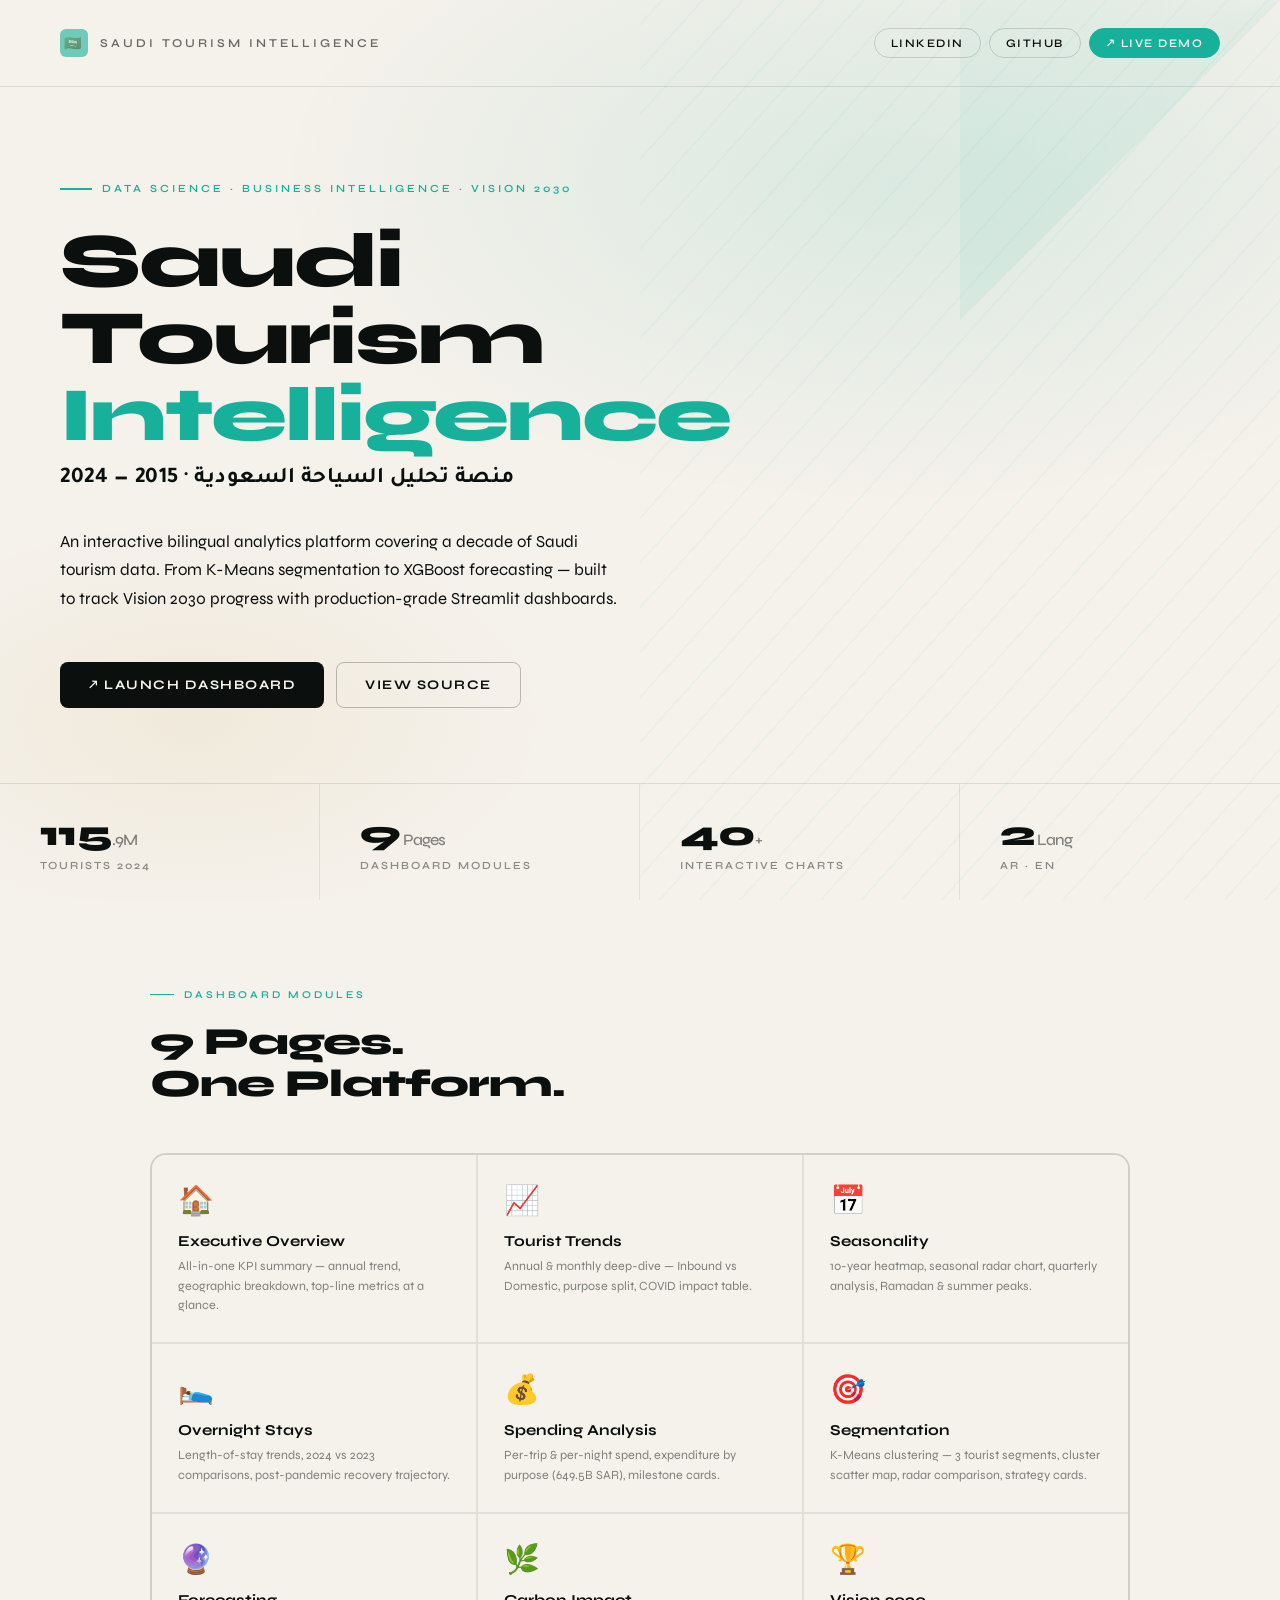
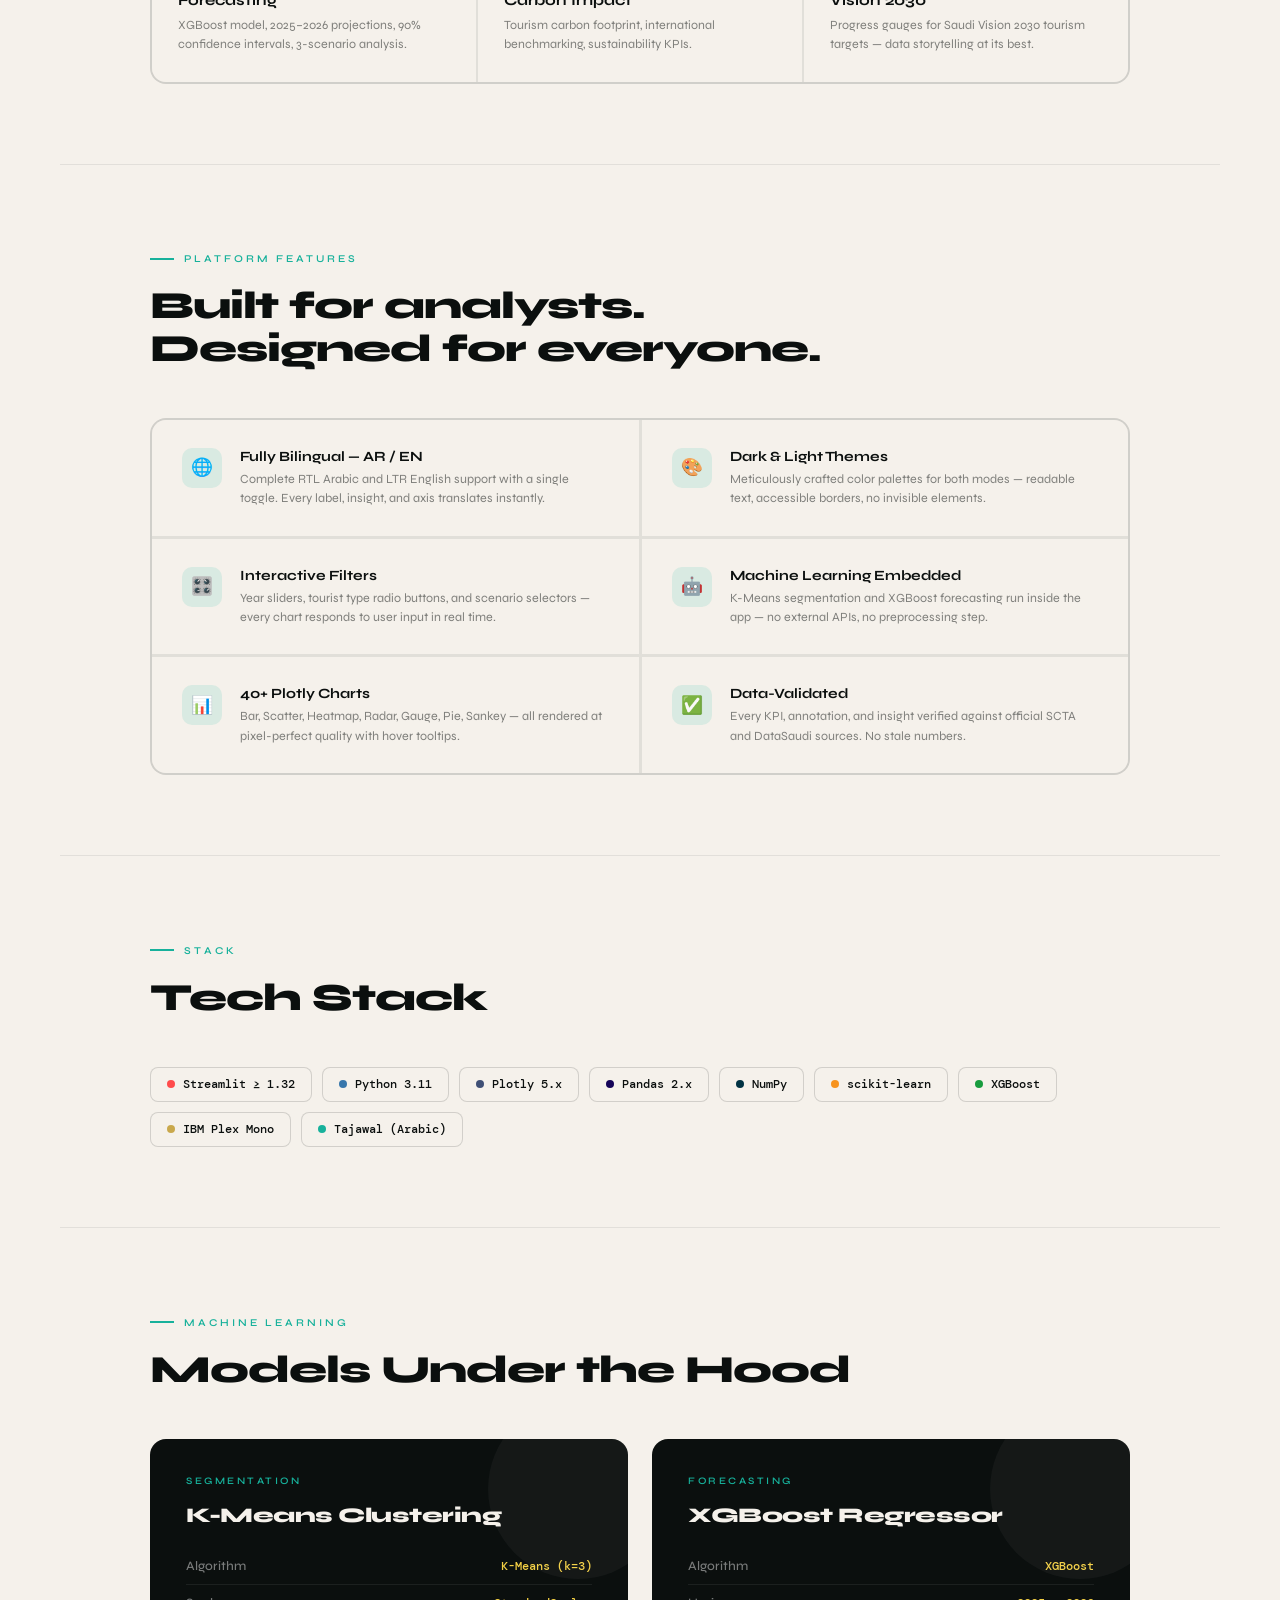
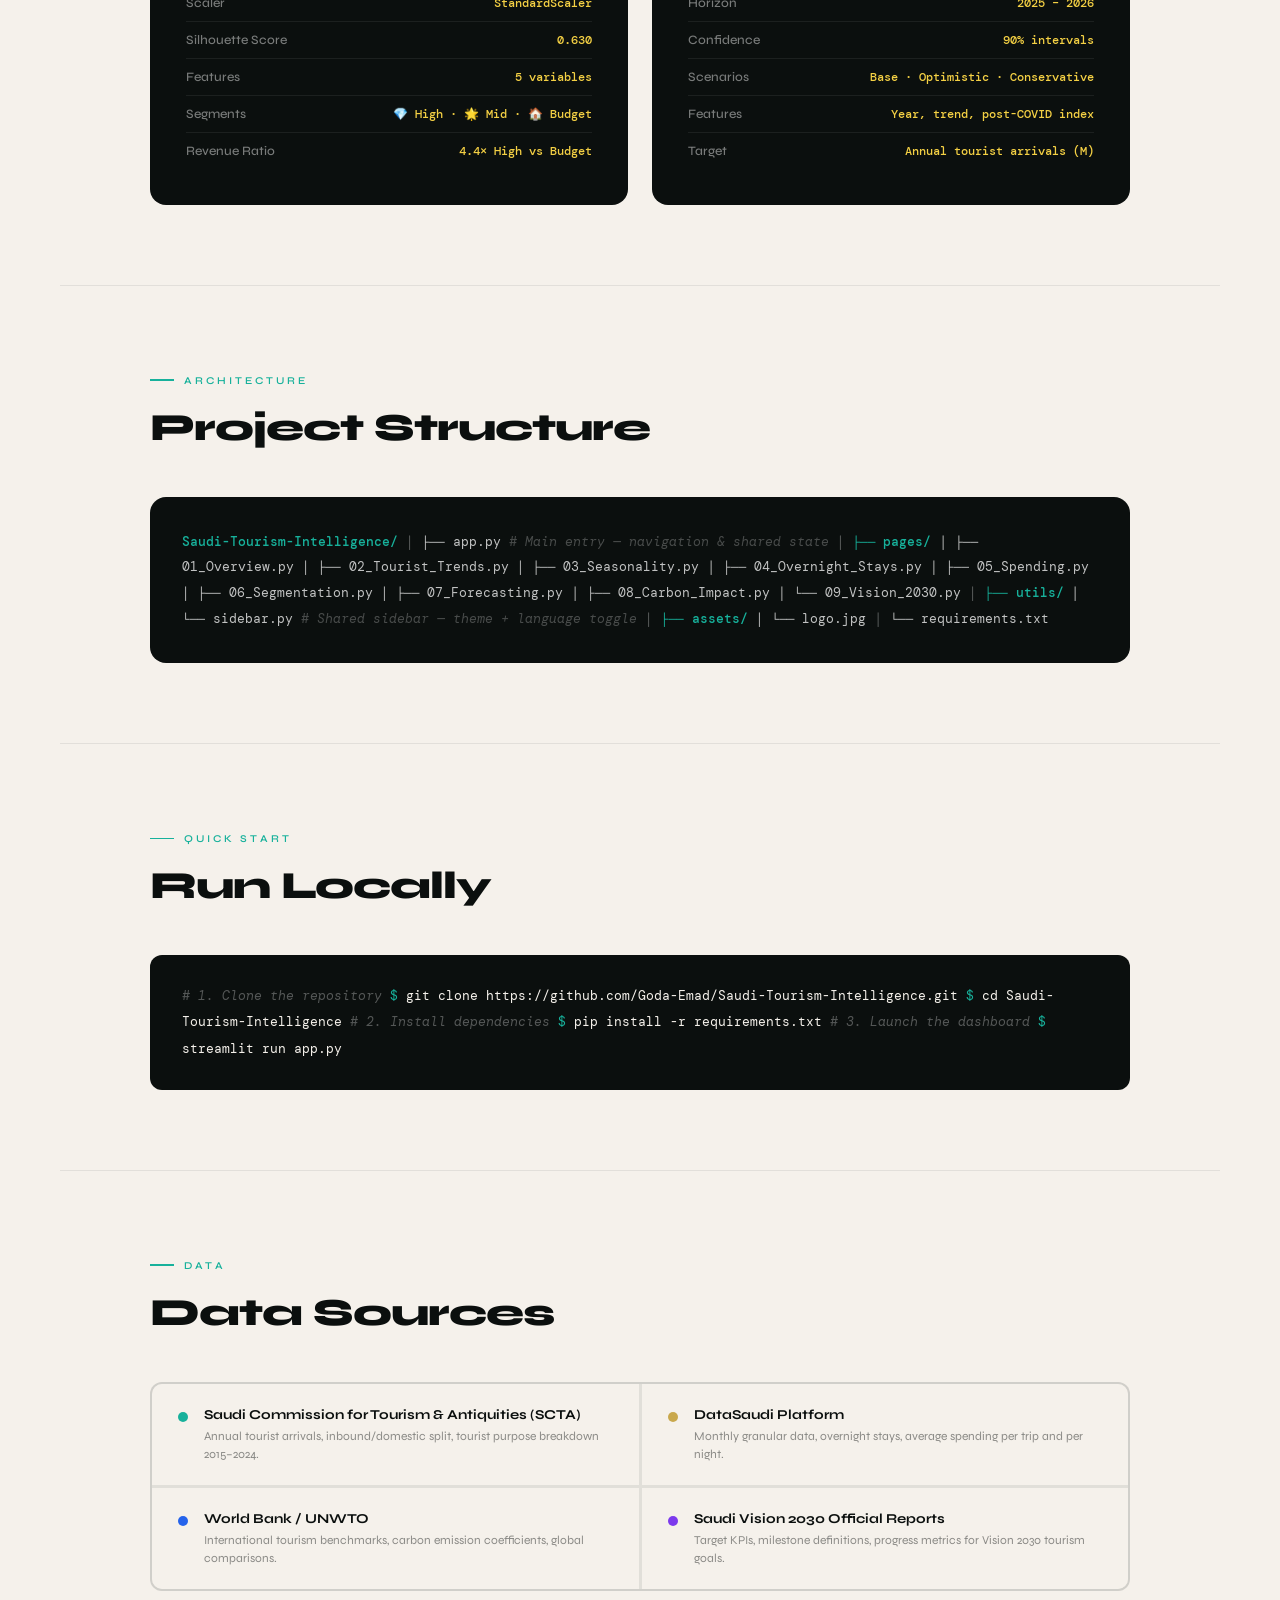
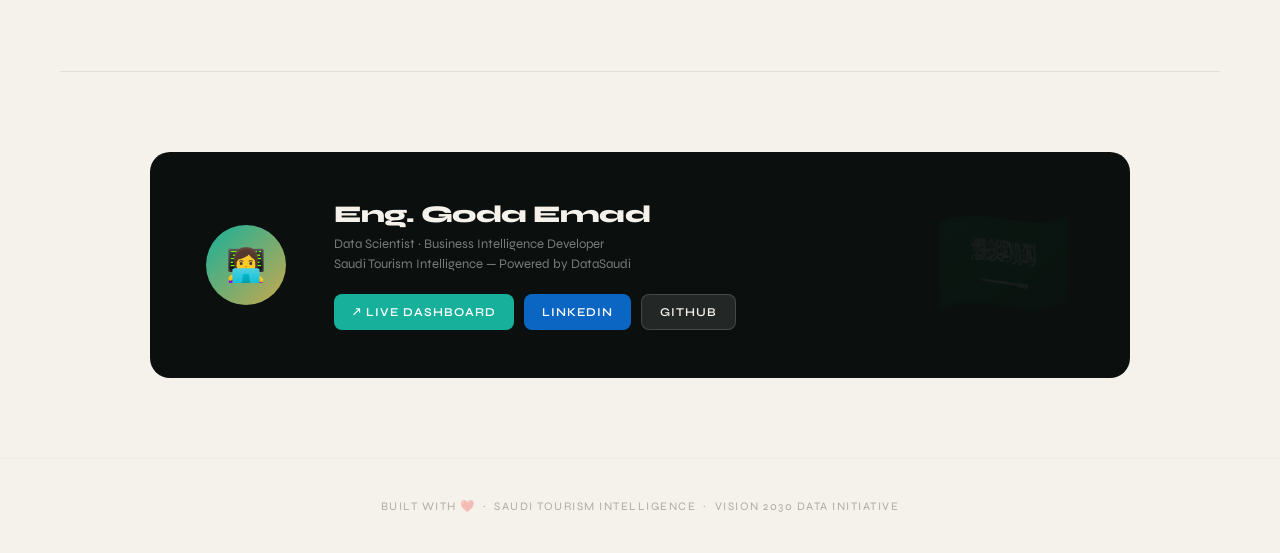
<file: README.html>
<!DOCTYPE html>
<html lang="en" dir="ltr">
<head>
<meta charset="UTF-8"/>
<meta name="viewport" content="width=device-width,initial-scale=1"/>
<title>Saudi Tourism Intelligence — README</title>
<link rel="preconnect" href="https://fonts.googleapis.com"/>
<link href="https://fonts.googleapis.com/css2?family=Syne:wght@400;500;600;700;800&family=DM+Mono:wght@400;500&family=Tajawal:wght@300;400;700;800&display=swap" rel="stylesheet"/>
<style>
*,*::before,*::after{box-sizing:border-box;margin:0;padding:0}

:root{
  --ink:#0B0F0E;
  --paper:#F5F1EB;
  --teal:#17B19B;
  --teal-dim:#0D8A79;
  --gold:#C9A84C;
  --gold-pale:#F4D044;
  --blue:#2563EB;
  --red:#DC2626;
  --green:#16A34A;
  --purple:#7C3AED;
  --sand:#E8E0D0;
  --sand2:#D9CEBC;
  --mono:'DM Mono',monospace;
  --display:'Syne',sans-serif;
  --arabic:'Tajawal',sans-serif;
}

html{scroll-behavior:smooth}

body{
  background:var(--paper);
  color:var(--ink);
  font-family:var(--display);
  overflow-x:hidden;
  cursor:default;
}

/* ── NOISE TEXTURE ── */
body::before{
  content:'';
  position:fixed;inset:0;
  background-image:url("data:image/svg+xml,%3Csvg viewBox='0 0 200 200' xmlns='http://www.w3.org/2000/svg'%3E%3Cfilter id='n'%3E%3CfeTurbulence type='fractalNoise' baseFrequency='0.9' numOctaves='4' stitchTiles='stitch'/%3E%3C/filter%3E%3Crect width='100%25' height='100%25' filter='url(%23n)' opacity='0.035'/%3E%3C/svg%3E");
  pointer-events:none;z-index:0;opacity:.6;
}

/* ── HERO ── */
.hero{
  min-height:100vh;
  display:grid;
  grid-template-rows:auto 1fr auto;
  padding:0;
  position:relative;
  overflow:hidden;
}

.hero-bg{
  position:absolute;inset:0;
  background:
    radial-gradient(ellipse 80% 60% at 70% 20%, rgba(23,177,155,.12) 0%, transparent 60%),
    radial-gradient(ellipse 50% 40% at 15% 80%, rgba(201,168,76,.10) 0%, transparent 55%),
    var(--paper);
  z-index:0;
}

/* diagonal stripe accent */
.hero-bg::after{
  content:'';
  position:absolute;
  top:-10%;right:-5%;
  width:55%;height:120%;
  background:repeating-linear-gradient(
    -48deg,
    transparent,transparent 28px,
    rgba(23,177,155,.04) 28px,rgba(23,177,155,.04) 30px
  );
}

.topbar{
  position:relative;z-index:2;
  display:flex;align-items:center;justify-content:space-between;
  padding:28px 60px;
  border-bottom:1px solid rgba(11,15,14,.1);
}

.topbar-logo{
  display:flex;align-items:center;gap:12px;
  font-size:.75rem;font-weight:600;letter-spacing:3px;text-transform:uppercase;
  color:var(--ink);opacity:.6;
}

.topbar-logo span{
  width:28px;height:28px;border-radius:6px;
  background:var(--teal);
  display:flex;align-items:center;justify-content:center;
  font-size:14px;
}

.topbar-links{
  display:flex;gap:8px;
}

.pill-link{
  display:inline-flex;align-items:center;gap:6px;
  padding:7px 16px;border-radius:999px;
  font-size:.72rem;font-weight:600;letter-spacing:1.5px;text-transform:uppercase;
  text-decoration:none;
  border:1.5px solid rgba(11,15,14,.15);
  color:var(--ink);
  transition:all .22s;
}

.pill-link:hover{
  background:var(--ink);color:var(--paper);
  border-color:var(--ink);
  transform:translateY(-1px);
}

.pill-link.accent{
  background:var(--teal);color:#fff;border-color:var(--teal);
}
.pill-link.accent:hover{
  background:var(--teal-dim);border-color:var(--teal-dim);
}

.hero-body{
  position:relative;z-index:2;
  display:flex;flex-direction:column;justify-content:center;
  padding:80px 60px 60px;
  max-width:900px;
}

.eyebrow{
  display:inline-flex;align-items:center;gap:10px;
  font-size:.68rem;font-weight:600;letter-spacing:3px;text-transform:uppercase;
  color:var(--teal);margin-bottom:28px;
  opacity:0;animation:fadeUp .7s .1s forwards;
}

.eyebrow::before{
  content:'';width:32px;height:1.5px;background:var(--teal);
}

h1{
  font-size:clamp(2.8rem,6vw,5.5rem);
  font-weight:800;line-height:1.0;
  letter-spacing:-2px;
  margin-bottom:12px;
  opacity:0;animation:fadeUp .7s .25s forwards;
}

h1 .teal{color:var(--teal)}
h1 .gold{color:var(--gold)}

.arabic-subtitle{
  font-family:var(--arabic);
  font-size:clamp(1rem,2.2vw,1.4rem);
  font-weight:700;
  color:var(--ink);opacity:.45;
  margin-bottom:36px;letter-spacing:.5px;
  opacity:0;animation:fadeUp .7s .35s forwards;
}

.hero-desc{
  font-size:1.05rem;line-height:1.7;
  color:var(--ink);opacity:.7;
  max-width:560px;
  margin-bottom:48px;
  opacity:0;animation:fadeUp .7s .45s forwards;
}

.hero-cta{
  display:flex;gap:12px;flex-wrap:wrap;
  opacity:0;animation:fadeUp .7s .55s forwards;
}

.btn{
  display:inline-flex;align-items:center;gap:8px;
  padding:14px 28px;border-radius:8px;
  font-size:.82rem;font-weight:700;letter-spacing:1.5px;text-transform:uppercase;
  text-decoration:none;transition:all .22s;
}

.btn-primary{
  background:var(--ink);color:var(--paper);
}
.btn-primary:hover{background:#1a2422;transform:translateY(-2px);box-shadow:0 8px 24px rgba(11,15,14,.2)}

.btn-outline{
  background:transparent;color:var(--ink);
  border:1.5px solid rgba(11,15,14,.25);
}
.btn-outline:hover{border-color:var(--ink);transform:translateY(-2px)}

.hero-stats{
  position:relative;z-index:2;
  display:grid;grid-template-columns:repeat(4,1fr);
  border-top:1px solid rgba(11,15,14,.1);
  opacity:0;animation:fadeUp .7s .65s forwards;
}

.hero-stat{
  padding:28px 40px;
  border-right:1px solid rgba(11,15,14,.08);
}
.hero-stat:last-child{border-right:none}

.stat-val{
  font-size:2.2rem;font-weight:800;letter-spacing:-1px;
  color:var(--ink);margin-bottom:4px;
}
.stat-val .unit{font-size:1rem;opacity:.5;font-weight:500}

.stat-lbl{
  font-size:.68rem;letter-spacing:2px;text-transform:uppercase;
  color:var(--ink);opacity:.45;font-weight:600;
}

/* ── SECTIONS ── */
section{
  max-width:1100px;margin:0 auto;
  padding:80px 60px;
  position:relative;z-index:1;
}

.section-eyebrow{
  display:inline-flex;align-items:center;gap:10px;
  font-size:.65rem;font-weight:600;letter-spacing:3px;text-transform:uppercase;
  color:var(--teal);margin-bottom:20px;
}
.section-eyebrow::before{content:'';width:24px;height:1.5px;background:var(--teal)}

.section-title{
  font-size:clamp(1.6rem,3vw,2.4rem);
  font-weight:800;letter-spacing:-1px;
  color:var(--ink);margin-bottom:48px;
  line-height:1.1;
}

/* ── DIVIDER ── */
.divider{
  width:100%;height:1px;
  background:rgba(11,15,14,.08);
  margin:0 60px;width:calc(100% - 120px);
}

/* ── PAGES GRID ── */
.pages-grid{
  display:grid;
  grid-template-columns:repeat(3,1fr);
  gap:2px;
  background:rgba(11,15,14,.08);
  border:2px solid rgba(11,15,14,.08);
  border-radius:16px;overflow:hidden;
}

.page-card{
  background:var(--paper);
  padding:28px 26px;
  transition:all .22s;
  position:relative;overflow:hidden;
}

.page-card:hover{
  background:var(--ink);
  z-index:2;
  transform:scale(1.02);
  box-shadow:0 16px 40px rgba(11,15,14,.25);
}

.page-card::before{
  content:'';
  position:absolute;bottom:0;left:0;right:0;height:3px;
  background:var(--teal);
  transform:scaleX(0);transform-origin:left;
  transition:transform .3s;
}
.page-card:hover::before{transform:scaleX(1)}

.page-emoji{
  font-size:1.8rem;margin-bottom:14px;display:block;
}

.page-name{
  font-size:.95rem;font-weight:700;
  color:var(--ink);margin-bottom:6px;
  transition:color .2s;
}
.page-card:hover .page-name{color:var(--paper)}

.page-desc{
  font-size:.78rem;line-height:1.55;
  color:var(--ink);opacity:.5;
  transition:color .2s,opacity .2s;
}
.page-card:hover .page-desc{color:var(--paper);opacity:.7}

/* ── FEATURES ── */
.features-grid{
  display:grid;grid-template-columns:1fr 1fr;gap:3px;
  background:rgba(11,15,14,.08);border-radius:16px;overflow:hidden;
  border:2px solid rgba(11,15,14,.08);
}

.feature-item{
  background:var(--paper);padding:28px 30px;
  display:flex;gap:18px;align-items:flex-start;
}

.feature-icon{
  width:40px;height:40px;border-radius:10px;
  display:flex;align-items:center;justify-content:center;
  font-size:1.1rem;flex-shrink:0;
  background:rgba(23,177,155,.12);
}

.feature-text h4{
  font-size:.88rem;font-weight:700;color:var(--ink);margin-bottom:4px;
}

.feature-text p{
  font-size:.78rem;line-height:1.55;color:var(--ink);opacity:.5;
}

/* ── TECH STACK ── */
.tech-row{
  display:flex;flex-wrap:wrap;gap:10px;
}

.tech-badge{
  display:inline-flex;align-items:center;gap:8px;
  padding:9px 16px;
  border:1.5px solid rgba(11,15,14,.15);
  border-radius:8px;
  font-family:var(--mono);
  font-size:.72rem;font-weight:500;
  color:var(--ink);
  background:var(--paper);
  transition:all .2s;
}

.tech-badge:hover{
  background:var(--ink);color:var(--paper);
  border-color:var(--ink);transform:translateY(-2px);
}

.tech-badge .dot{
  width:8px;height:8px;border-radius:50%;flex-shrink:0;
}

/* ── ML SECTION ── */
.ml-grid{
  display:grid;grid-template-columns:1fr 1fr;gap:24px;
}

.ml-card{
  background:var(--ink);color:var(--paper);
  border-radius:16px;padding:36px;
  position:relative;overflow:hidden;
}

.ml-card::before{
  content:'';
  position:absolute;top:-40px;right:-40px;
  width:180px;height:180px;border-radius:50%;
  background:rgba(255,255,255,.04);
}

.ml-card-tag{
  font-size:.62rem;font-weight:600;letter-spacing:2.5px;text-transform:uppercase;
  color:var(--teal);margin-bottom:16px;
}

.ml-card h3{
  font-size:1.3rem;font-weight:800;letter-spacing:-.5px;
  margin-bottom:20px;color:var(--paper);
}

.ml-detail{
  display:flex;justify-content:space-between;align-items:center;
  padding:10px 0;
  border-bottom:1px solid rgba(255,255,255,.07);
  font-size:.8rem;
}
.ml-detail:last-child{border-bottom:none}

.ml-detail .key{color:rgba(255,255,255,.45);font-weight:500}
.ml-detail .val{
  font-family:var(--mono);font-size:.75rem;
  color:var(--gold-pale);font-weight:500;
}

/* ── STRUCTURE ── */
.file-tree{
  background:var(--ink);
  border-radius:16px;
  padding:32px;
  font-family:var(--mono);
  font-size:.8rem;
  line-height:2;
  overflow-x:auto;
}

.ft-line{color:rgba(255,255,255,.35)}
.ft-dir{color:var(--teal);font-weight:500}
.ft-file{color:rgba(255,255,255,.75)}
.ft-comment{color:rgba(255,255,255,.25);font-style:italic}

/* ── INSTALL ── */
.code-block{
  background:var(--ink);border-radius:12px;
  padding:28px 32px;
  font-family:var(--mono);font-size:.82rem;line-height:2;
  position:relative;overflow:hidden;
}

.code-block .prompt{color:var(--teal)}
.code-block .cmd{color:var(--paper)}
.code-block .comment{color:rgba(255,255,255,.3);font-style:italic}

/* ── DATA SOURCES ── */
.sources-grid{
  display:grid;grid-template-columns:repeat(2,1fr);gap:3px;
  background:rgba(11,15,14,.08);border-radius:12px;overflow:hidden;
  border:2px solid rgba(11,15,14,.08);
}

.source-item{
  background:var(--paper);padding:22px 26px;
  display:flex;align-items:flex-start;gap:16px;
}

.source-dot{
  width:10px;height:10px;border-radius:50%;
  background:var(--teal);flex-shrink:0;margin-top:6px;
}

.source-item h4{font-size:.85rem;font-weight:700;color:var(--ink);margin-bottom:4px}
.source-item p{font-size:.75rem;color:var(--ink);opacity:.45;line-height:1.5}

/* ── AUTHOR ── */
.author-block{
  display:flex;align-items:center;gap:48px;
  background:var(--ink);border-radius:20px;
  padding:48px 56px;
  position:relative;overflow:hidden;
}

.author-block::before{
  content:'🇸🇦';
  position:absolute;right:56px;top:50%;transform:translateY(-50%);
  font-size:7rem;opacity:.06;line-height:1;
}

.author-avatar{
  width:80px;height:80px;border-radius:50%;
  background:linear-gradient(135deg,var(--teal),var(--gold));
  display:flex;align-items:center;justify-content:center;
  font-size:2rem;flex-shrink:0;
}

.author-info h3{
  font-size:1.5rem;font-weight:800;letter-spacing:-.5px;
  color:var(--paper);margin-bottom:6px;
}

.author-info p{
  font-size:.82rem;color:rgba(255,255,255,.45);margin-bottom:20px;line-height:1.5;
}

.author-links{display:flex;gap:10px;flex-wrap:wrap}

.author-link{
  display:inline-flex;align-items:center;gap:8px;
  padding:10px 18px;border-radius:8px;
  font-size:.75rem;font-weight:600;letter-spacing:1px;text-transform:uppercase;
  text-decoration:none;transition:all .2s;
}

.al-linkedin{background:#0A66C2;color:#fff}
.al-linkedin:hover{background:#0856a8;transform:translateY(-2px)}

.al-github{background:rgba(255,255,255,.1);color:var(--paper);border:1px solid rgba(255,255,255,.15)}
.al-github:hover{background:rgba(255,255,255,.18);transform:translateY(-2px)}

.al-demo{background:var(--teal);color:#fff}
.al-demo:hover{background:var(--teal-dim);transform:translateY(-2px)}

/* ── FOOTER ── */
footer{
  text-align:center;padding:40px 60px;
  border-top:1px solid rgba(11,15,14,.08);
  font-size:.72rem;letter-spacing:1.5px;text-transform:uppercase;
  color:var(--ink);opacity:.3;
}

/* ── ANIMATIONS ── */
@keyframes fadeUp{
  from{opacity:0;transform:translateY(24px)}
  to{opacity:1;transform:translateY(0)}
}

.reveal{
  opacity:0;transform:translateY(20px);
  transition:opacity .6s,transform .6s;
}
.reveal.visible{opacity:1;transform:translateY(0)}

/* stagger children */
.stagger > *:nth-child(1){transition-delay:.0s}
.stagger > *:nth-child(2){transition-delay:.08s}
.stagger > *:nth-child(3){transition-delay:.16s}
.stagger > *:nth-child(4){transition-delay:.24s}
.stagger > *:nth-child(5){transition-delay:.32s}
.stagger > *:nth-child(6){transition-delay:.40s}
.stagger > *:nth-child(7){transition-delay:.48s}
.stagger > *:nth-child(8){transition-delay:.56s}
.stagger > *:nth-child(9){transition-delay:.64s}

/* ── CORNER ACCENT ── */
.corner-accent{
  position:absolute;top:0;right:0;
  width:320px;height:320px;
  opacity:.07;pointer-events:none;
  background:
    conic-gradient(from 225deg at 100% 0%,var(--teal) 0deg,transparent 90deg);
}

@media(max-width:768px){
  .topbar{padding:20px 24px}
  .hero-body{padding:48px 24px 40px}
  section{padding:60px 24px}
  .hero-stats{grid-template-columns:repeat(2,1fr)}
  .pages-grid{grid-template-columns:1fr}
  .features-grid{grid-template-columns:1fr}
  .ml-grid{grid-template-columns:1fr}
  .sources-grid{grid-template-columns:1fr}
  .author-block{flex-direction:column;padding:36px 28px;text-align:center}
  .author-links{justify-content:center}
  .hero-stat{padding:20px 24px}
}
</style>
</head>
<body>

<!-- ══ HERO ══════════════════════════════════════════════════════ -->
<div class="hero">
  <div class="hero-bg"></div>
  <div class="corner-accent"></div>

  <!-- topbar -->
  <nav class="topbar">
    <div class="topbar-logo">
      <span>🇸🇦</span>
      Saudi Tourism Intelligence
    </div>
    <div class="topbar-links">
      <a class="pill-link" href="https://www.linkedin.com/in/goda-emad/" target="_blank">LinkedIn</a>
      <a class="pill-link" href="https://github.com/Goda-Emad/Saudi-Tourism-Intelligence/tree/main" target="_blank">GitHub</a>
      <a class="pill-link accent" href="https://saudi-tourism-intelligence-zyayphbqpoqx623bg5neme.streamlit.app/" target="_blank">↗ Live Demo</a>
    </div>
  </nav>

  <!-- hero body -->
  <div class="hero-body">
    <div class="eyebrow">Data Science · Business Intelligence · Vision 2030</div>
    <h1>Saudi Tourism<br/><span class="teal">Intelligence</span></h1>
    <div class="arabic-subtitle">منصة تحليل السياحة السعودية · 2015 — 2024</div>
    <p class="hero-desc">
      An interactive bilingual analytics platform covering a decade of Saudi tourism data.
      From K-Means segmentation to XGBoost forecasting — built to track Vision 2030 progress
      with production-grade Streamlit dashboards.
    </p>
    <div class="hero-cta">
      <a class="btn btn-primary" href="https://saudi-tourism-intelligence-zyayphbqpoqx623bg5neme.streamlit.app/" target="_blank">↗ Launch Dashboard</a>
      <a class="btn btn-outline" href="https://github.com/Goda-Emad/Saudi-Tourism-Intelligence/tree/main" target="_blank">View Source</a>
    </div>
  </div>

  <!-- stats -->
  <div class="hero-stats">
    <div class="hero-stat">
      <div class="stat-val">115<span class="unit">.9M</span></div>
      <div class="stat-lbl">Tourists 2024</div>
    </div>
    <div class="hero-stat">
      <div class="stat-val">9<span class="unit"> Pages</span></div>
      <div class="stat-lbl">Dashboard Modules</div>
    </div>
    <div class="hero-stat">
      <div class="stat-val">40<span class="unit">+</span></div>
      <div class="stat-lbl">Interactive Charts</div>
    </div>
    <div class="hero-stat">
      <div class="stat-val">2<span class="unit"> Lang</span></div>
      <div class="stat-lbl">AR · EN</div>
    </div>
  </div>
</div>

<!-- ══ PAGES ═════════════════════════════════════════════════════ -->
<section>
  <div class="section-eyebrow reveal">Dashboard Modules</div>
  <h2 class="section-title reveal">9 Pages.<br/>One Platform.</h2>

  <div class="pages-grid stagger reveal">
    <div class="page-card">
      <span class="page-emoji">🏠</span>
      <div class="page-name">Executive Overview</div>
      <div class="page-desc">All-in-one KPI summary — annual trend, geographic breakdown, top-line metrics at a glance.</div>
    </div>
    <div class="page-card">
      <span class="page-emoji">📈</span>
      <div class="page-name">Tourist Trends</div>
      <div class="page-desc">Annual & monthly deep-dive — Inbound vs Domestic, purpose split, COVID impact table.</div>
    </div>
    <div class="page-card">
      <span class="page-emoji">📅</span>
      <div class="page-name">Seasonality</div>
      <div class="page-desc">10-year heatmap, seasonal radar chart, quarterly analysis, Ramadan & summer peaks.</div>
    </div>
    <div class="page-card">
      <span class="page-emoji">🛌</span>
      <div class="page-name">Overnight Stays</div>
      <div class="page-desc">Length-of-stay trends, 2024 vs 2023 comparisons, post-pandemic recovery trajectory.</div>
    </div>
    <div class="page-card">
      <span class="page-emoji">💰</span>
      <div class="page-name">Spending Analysis</div>
      <div class="page-desc">Per-trip & per-night spend, expenditure by purpose (649.5B SAR), milestone cards.</div>
    </div>
    <div class="page-card">
      <span class="page-emoji">🎯</span>
      <div class="page-name">Segmentation</div>
      <div class="page-desc">K-Means clustering — 3 tourist segments, cluster scatter map, radar comparison, strategy cards.</div>
    </div>
    <div class="page-card">
      <span class="page-emoji">🔮</span>
      <div class="page-name">Forecasting</div>
      <div class="page-desc">XGBoost model, 2025–2026 projections, 90% confidence intervals, 3-scenario analysis.</div>
    </div>
    <div class="page-card">
      <span class="page-emoji">🌿</span>
      <div class="page-name">Carbon Impact</div>
      <div class="page-desc">Tourism carbon footprint, international benchmarking, sustainability KPIs.</div>
    </div>
    <div class="page-card">
      <span class="page-emoji">🏆</span>
      <div class="page-name">Vision 2030</div>
      <div class="page-desc">Progress gauges for Saudi Vision 2030 tourism targets — data storytelling at its best.</div>
    </div>
  </div>
</section>

<div class="divider"></div>

<!-- ══ FEATURES ══════════════════════════════════════════════════ -->
<section>
  <div class="section-eyebrow reveal">Platform Features</div>
  <h2 class="section-title reveal">Built for analysts.<br/>Designed for everyone.</h2>

  <div class="features-grid stagger reveal">
    <div class="feature-item">
      <div class="feature-icon">🌐</div>
      <div class="feature-text">
        <h4>Fully Bilingual — AR / EN</h4>
        <p>Complete RTL Arabic and LTR English support with a single toggle. Every label, insight, and axis translates instantly.</p>
      </div>
    </div>
    <div class="feature-item">
      <div class="feature-icon">🎨</div>
      <div class="feature-text">
        <h4>Dark & Light Themes</h4>
        <p>Meticulously crafted color palettes for both modes — readable text, accessible borders, no invisible elements.</p>
      </div>
    </div>
    <div class="feature-item">
      <div class="feature-icon">🎛️</div>
      <div class="feature-text">
        <h4>Interactive Filters</h4>
        <p>Year sliders, tourist type radio buttons, and scenario selectors — every chart responds to user input in real time.</p>
      </div>
    </div>
    <div class="feature-item">
      <div class="feature-icon">🤖</div>
      <div class="feature-text">
        <h4>Machine Learning Embedded</h4>
        <p>K-Means segmentation and XGBoost forecasting run inside the app — no external APIs, no preprocessing step.</p>
      </div>
    </div>
    <div class="feature-item">
      <div class="feature-icon">📊</div>
      <div class="feature-text">
        <h4>40+ Plotly Charts</h4>
        <p>Bar, Scatter, Heatmap, Radar, Gauge, Pie, Sankey — all rendered at pixel-perfect quality with hover tooltips.</p>
      </div>
    </div>
    <div class="feature-item">
      <div class="feature-icon">✅</div>
      <div class="feature-text">
        <h4>Data-Validated</h4>
        <p>Every KPI, annotation, and insight verified against official SCTA and DataSaudi sources. No stale numbers.</p>
      </div>
    </div>
  </div>
</section>

<div class="divider"></div>

<!-- ══ TECH STACK ═════════════════════════════════════════════════ -->
<section>
  <div class="section-eyebrow reveal">Stack</div>
  <h2 class="section-title reveal">Tech Stack</h2>

  <div class="tech-row reveal stagger">
    <div class="tech-badge"><span class="dot" style="background:#FF4B4B"></span>Streamlit ≥ 1.32</div>
    <div class="tech-badge"><span class="dot" style="background:#3776AB"></span>Python 3.11</div>
    <div class="tech-badge"><span class="dot" style="background:#3F4F75"></span>Plotly 5.x</div>
    <div class="tech-badge"><span class="dot" style="background:#150458"></span>Pandas 2.x</div>
    <div class="tech-badge"><span class="dot" style="background:#013243"></span>NumPy</div>
    <div class="tech-badge"><span class="dot" style="background:#F7931E"></span>scikit-learn</div>
    <div class="tech-badge"><span class="dot" style="background:#189C3E"></span>XGBoost</div>
    <div class="tech-badge"><span class="dot" style="background:#C9A84C"></span>IBM Plex Mono</div>
    <div class="tech-badge"><span class="dot" style="background:#17B19B"></span>Tajawal (Arabic)</div>
  </div>
</section>

<div class="divider"></div>

<!-- ══ ML ════════════════════════════════════════════════════════ -->
<section>
  <div class="section-eyebrow reveal">Machine Learning</div>
  <h2 class="section-title reveal">Models Under the Hood</h2>

  <div class="ml-grid reveal">
    <div class="ml-card">
      <div class="ml-card-tag">Segmentation</div>
      <h3>K-Means Clustering</h3>
      <div class="ml-detail"><span class="key">Algorithm</span><span class="val">K-Means (k=3)</span></div>
      <div class="ml-detail"><span class="key">Scaler</span><span class="val">StandardScaler</span></div>
      <div class="ml-detail"><span class="key">Silhouette Score</span><span class="val">0.630</span></div>
      <div class="ml-detail"><span class="key">Features</span><span class="val">5 variables</span></div>
      <div class="ml-detail"><span class="key">Segments</span><span class="val">💎 High · 🌟 Mid · 🏠 Budget</span></div>
      <div class="ml-detail"><span class="key">Revenue Ratio</span><span class="val">4.4× High vs Budget</span></div>
    </div>
    <div class="ml-card">
      <div class="ml-card-tag">Forecasting</div>
      <h3>XGBoost Regressor</h3>
      <div class="ml-detail"><span class="key">Algorithm</span><span class="val">XGBoost</span></div>
      <div class="ml-detail"><span class="key">Horizon</span><span class="val">2025 – 2026</span></div>
      <div class="ml-detail"><span class="key">Confidence</span><span class="val">90% intervals</span></div>
      <div class="ml-detail"><span class="key">Scenarios</span><span class="val">Base · Optimistic · Conservative</span></div>
      <div class="ml-detail"><span class="key">Features</span><span class="val">Year, trend, post-COVID index</span></div>
      <div class="ml-detail"><span class="key">Target</span><span class="val">Annual tourist arrivals (M)</span></div>
    </div>
  </div>
</section>

<div class="divider"></div>

<!-- ══ FILE STRUCTURE ════════════════════════════════════════════ -->
<section>
  <div class="section-eyebrow reveal">Architecture</div>
  <h2 class="section-title reveal">Project Structure</h2>

  <div class="file-tree reveal">
<span class="ft-dir">Saudi-Tourism-Intelligence/</span>
<span class="ft-line">│</span>
<span class="ft-file">├── app.py                       </span><span class="ft-comment">  # Main entry — navigation & shared state</span>
<span class="ft-line">│</span>
<span class="ft-dir">├── pages/</span>
<span class="ft-file">│   ├── 01_Overview.py</span>
<span class="ft-file">│   ├── 02_Tourist_Trends.py</span>
<span class="ft-file">│   ├── 03_Seasonality.py</span>
<span class="ft-file">│   ├── 04_Overnight_Stays.py</span>
<span class="ft-file">│   ├── 05_Spending.py</span>
<span class="ft-file">│   ├── 06_Segmentation.py</span>
<span class="ft-file">│   ├── 07_Forecasting.py</span>
<span class="ft-file">│   ├── 08_Carbon_Impact.py</span>
<span class="ft-file">│   └── 09_Vision_2030.py</span>
<span class="ft-line">│</span>
<span class="ft-dir">├── utils/</span>
<span class="ft-file">│   └── sidebar.py               </span><span class="ft-comment">  # Shared sidebar — theme + language toggle</span>
<span class="ft-line">│</span>
<span class="ft-dir">├── assets/</span>
<span class="ft-file">│   └── logo.jpg</span>
<span class="ft-line">│</span>
<span class="ft-file">└── requirements.txt</span>
  </div>
</section>

<div class="divider"></div>

<!-- ══ INSTALL ═══════════════════════════════════════════════════ -->
<section>
  <div class="section-eyebrow reveal">Quick Start</div>
  <h2 class="section-title reveal">Run Locally</h2>

  <div class="code-block reveal">
<span class="comment"># 1. Clone the repository</span>
<span class="prompt">$ </span><span class="cmd">git clone https://github.com/Goda-Emad/Saudi-Tourism-Intelligence.git</span>
<span class="prompt">$ </span><span class="cmd">cd Saudi-Tourism-Intelligence</span>

<span class="comment"># 2. Install dependencies</span>
<span class="prompt">$ </span><span class="cmd">pip install -r requirements.txt</span>

<span class="comment"># 3. Launch the dashboard</span>
<span class="prompt">$ </span><span class="cmd">streamlit run app.py</span>
  </div>
</section>

<div class="divider"></div>

<!-- ══ DATA SOURCES ══════════════════════════════════════════════ -->
<section>
  <div class="section-eyebrow reveal">Data</div>
  <h2 class="section-title reveal">Data Sources</h2>

  <div class="sources-grid stagger reveal">
    <div class="source-item">
      <div class="source-dot"></div>
      <div>
        <h4>Saudi Commission for Tourism & Antiquities (SCTA)</h4>
        <p>Annual tourist arrivals, inbound/domestic split, tourist purpose breakdown 2015–2024.</p>
      </div>
    </div>
    <div class="source-item">
      <div class="source-dot" style="background:var(--gold)"></div>
      <div>
        <h4>DataSaudi Platform</h4>
        <p>Monthly granular data, overnight stays, average spending per trip and per night.</p>
      </div>
    </div>
    <div class="source-item">
      <div class="source-dot" style="background:var(--blue)"></div>
      <div>
        <h4>World Bank / UNWTO</h4>
        <p>International tourism benchmarks, carbon emission coefficients, global comparisons.</p>
      </div>
    </div>
    <div class="source-item">
      <div class="source-dot" style="background:var(--purple)"></div>
      <div>
        <h4>Saudi Vision 2030 Official Reports</h4>
        <p>Target KPIs, milestone definitions, progress metrics for Vision 2030 tourism goals.</p>
      </div>
    </div>
  </div>
</section>

<div class="divider"></div>

<!-- ══ AUTHOR ════════════════════════════════════════════════════ -->
<section>
  <div class="author-block reveal">
    <div class="author-avatar">👩‍💻</div>
    <div class="author-info">
      <h3>Eng. Goda Emad</h3>
      <p>Data Scientist · Business Intelligence Developer<br/>
      Saudi Tourism Intelligence — Powered by DataSaudi</p>
      <div class="author-links">
        <a class="author-link al-demo" href="https://saudi-tourism-intelligence-zyayphbqpoqx623bg5neme.streamlit.app/" target="_blank">↗ Live Dashboard</a>
        <a class="author-link al-linkedin" href="https://www.linkedin.com/in/goda-emad/" target="_blank">LinkedIn</a>
        <a class="author-link al-github" href="https://github.com/Goda-Emad/Saudi-Tourism-Intelligence/tree/main" target="_blank">GitHub</a>
      </div>
    </div>
  </div>
</section>

<!-- ══ FOOTER ════════════════════════════════════════════════════ -->
<footer>
  Built with ❤️ &nbsp;·&nbsp; Saudi Tourism Intelligence &nbsp;·&nbsp; Vision 2030 Data Initiative
</footer>

<script>
// scroll reveal
const obs = new IntersectionObserver(entries => {
  entries.forEach(e => {
    if(e.isIntersecting){
      e.target.classList.add('visible');
      // stagger children
      if(e.target.classList.contains('stagger')){
        [...e.target.children].forEach((c,i) => {
          c.style.transitionDelay = (i * 0.07) + 's';
          c.classList.add('reveal');
          setTimeout(() => c.classList.add('visible'), i * 70);
        });
      }
    }
  });
}, {threshold: 0.1});

document.querySelectorAll('.reveal').forEach(el => obs.observe(el));
</script>
</body>
</html>
</file>
